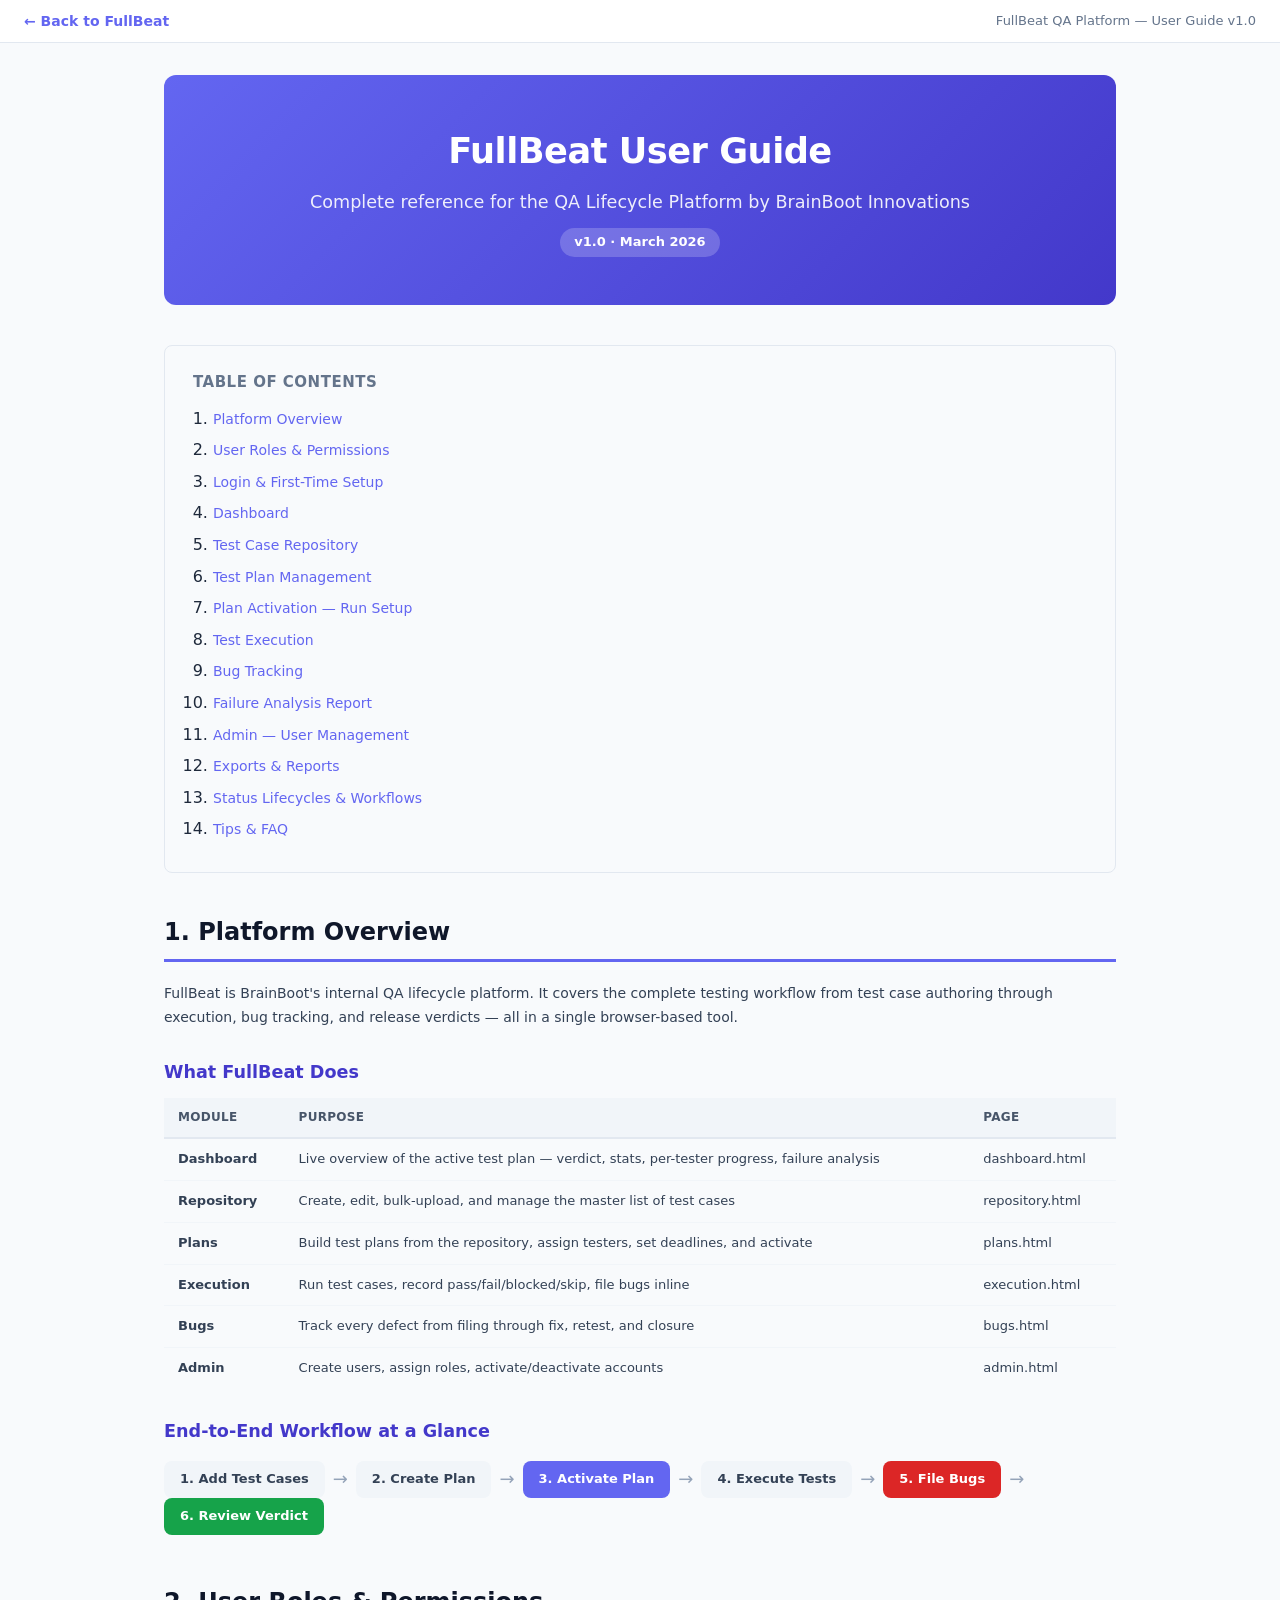
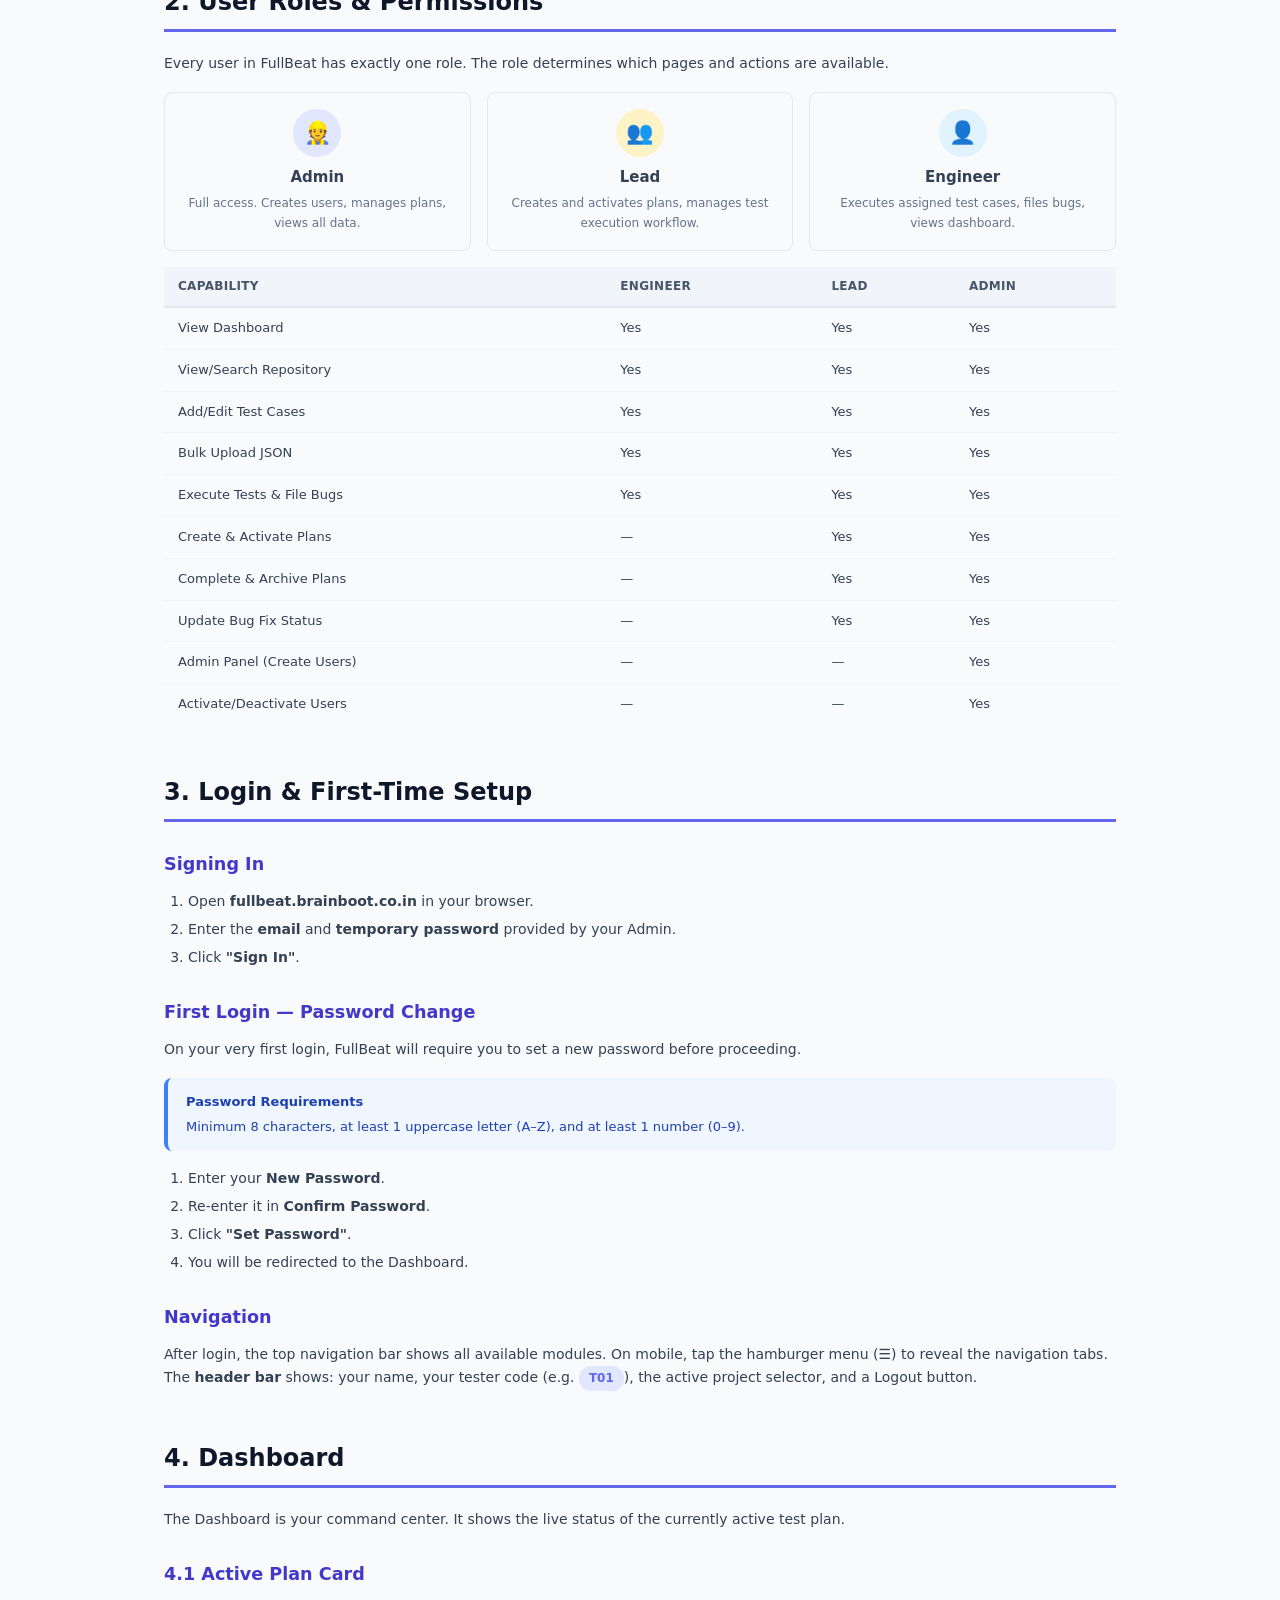
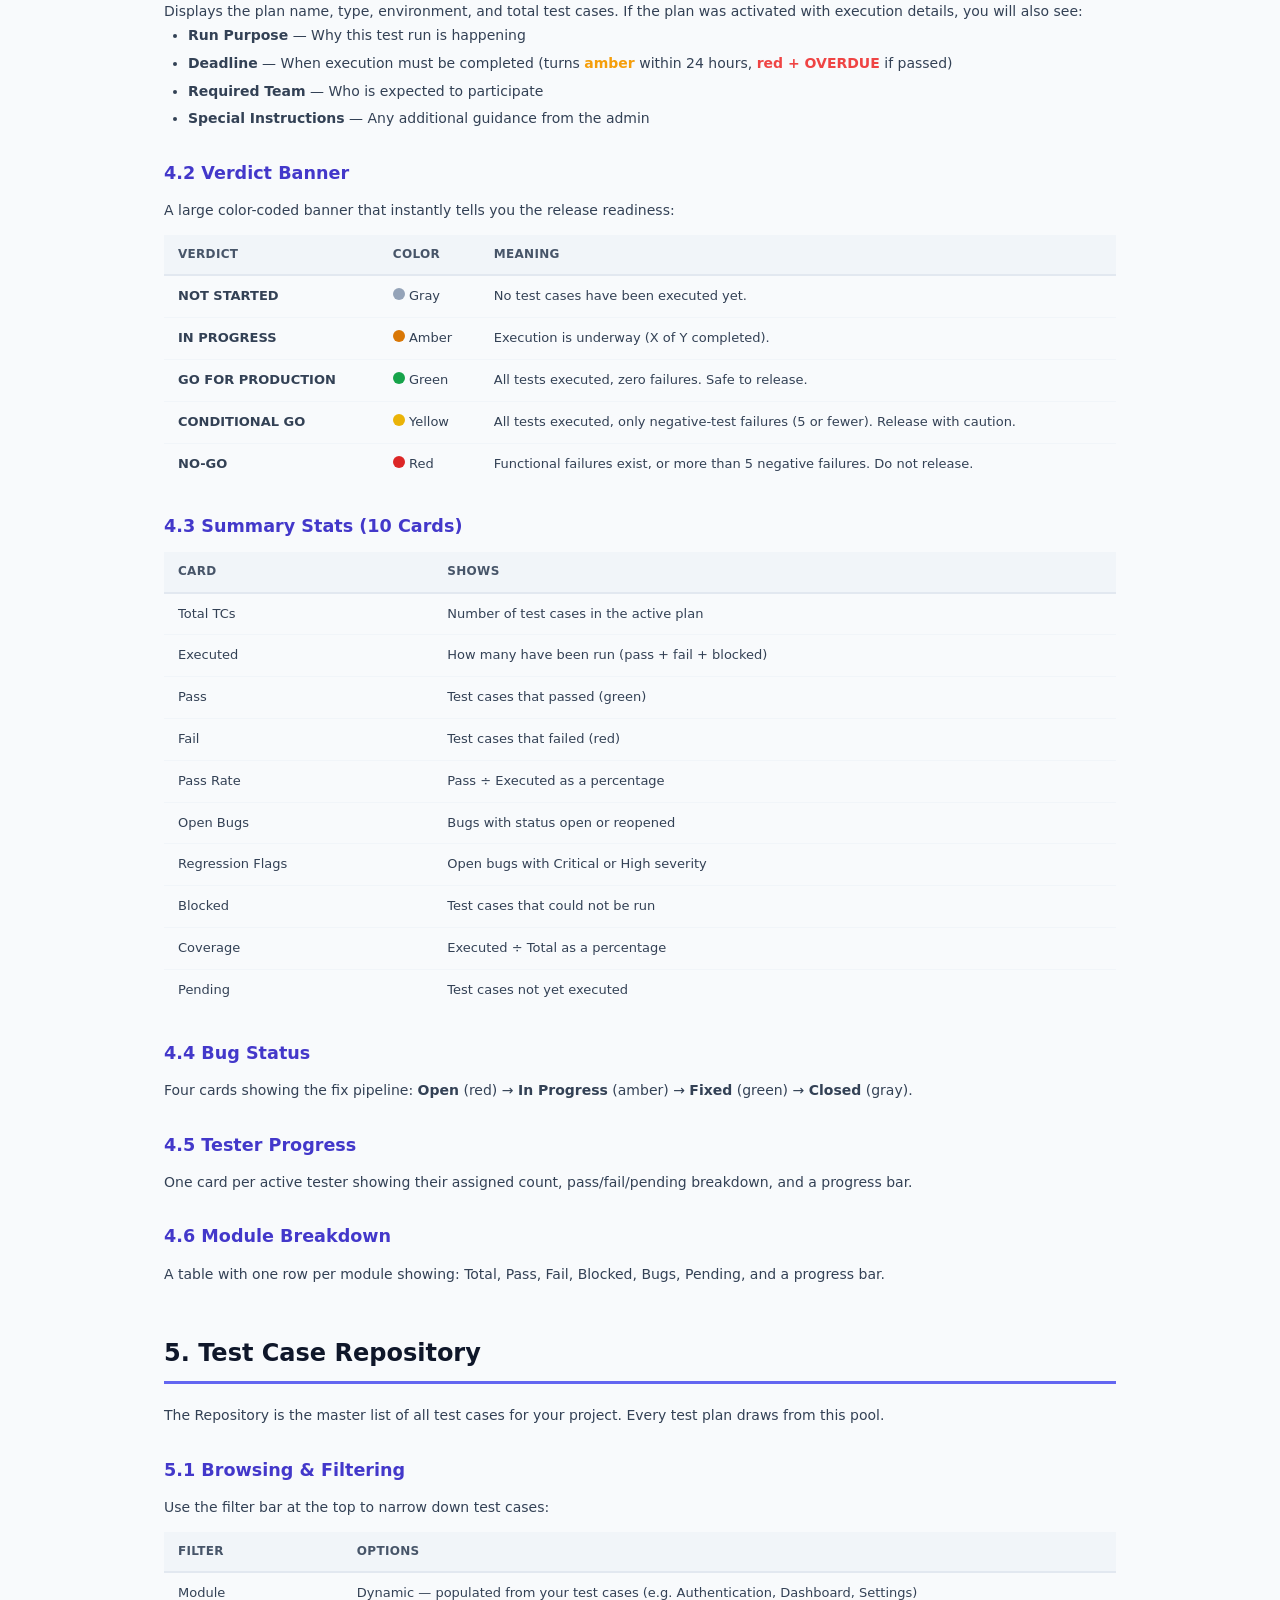
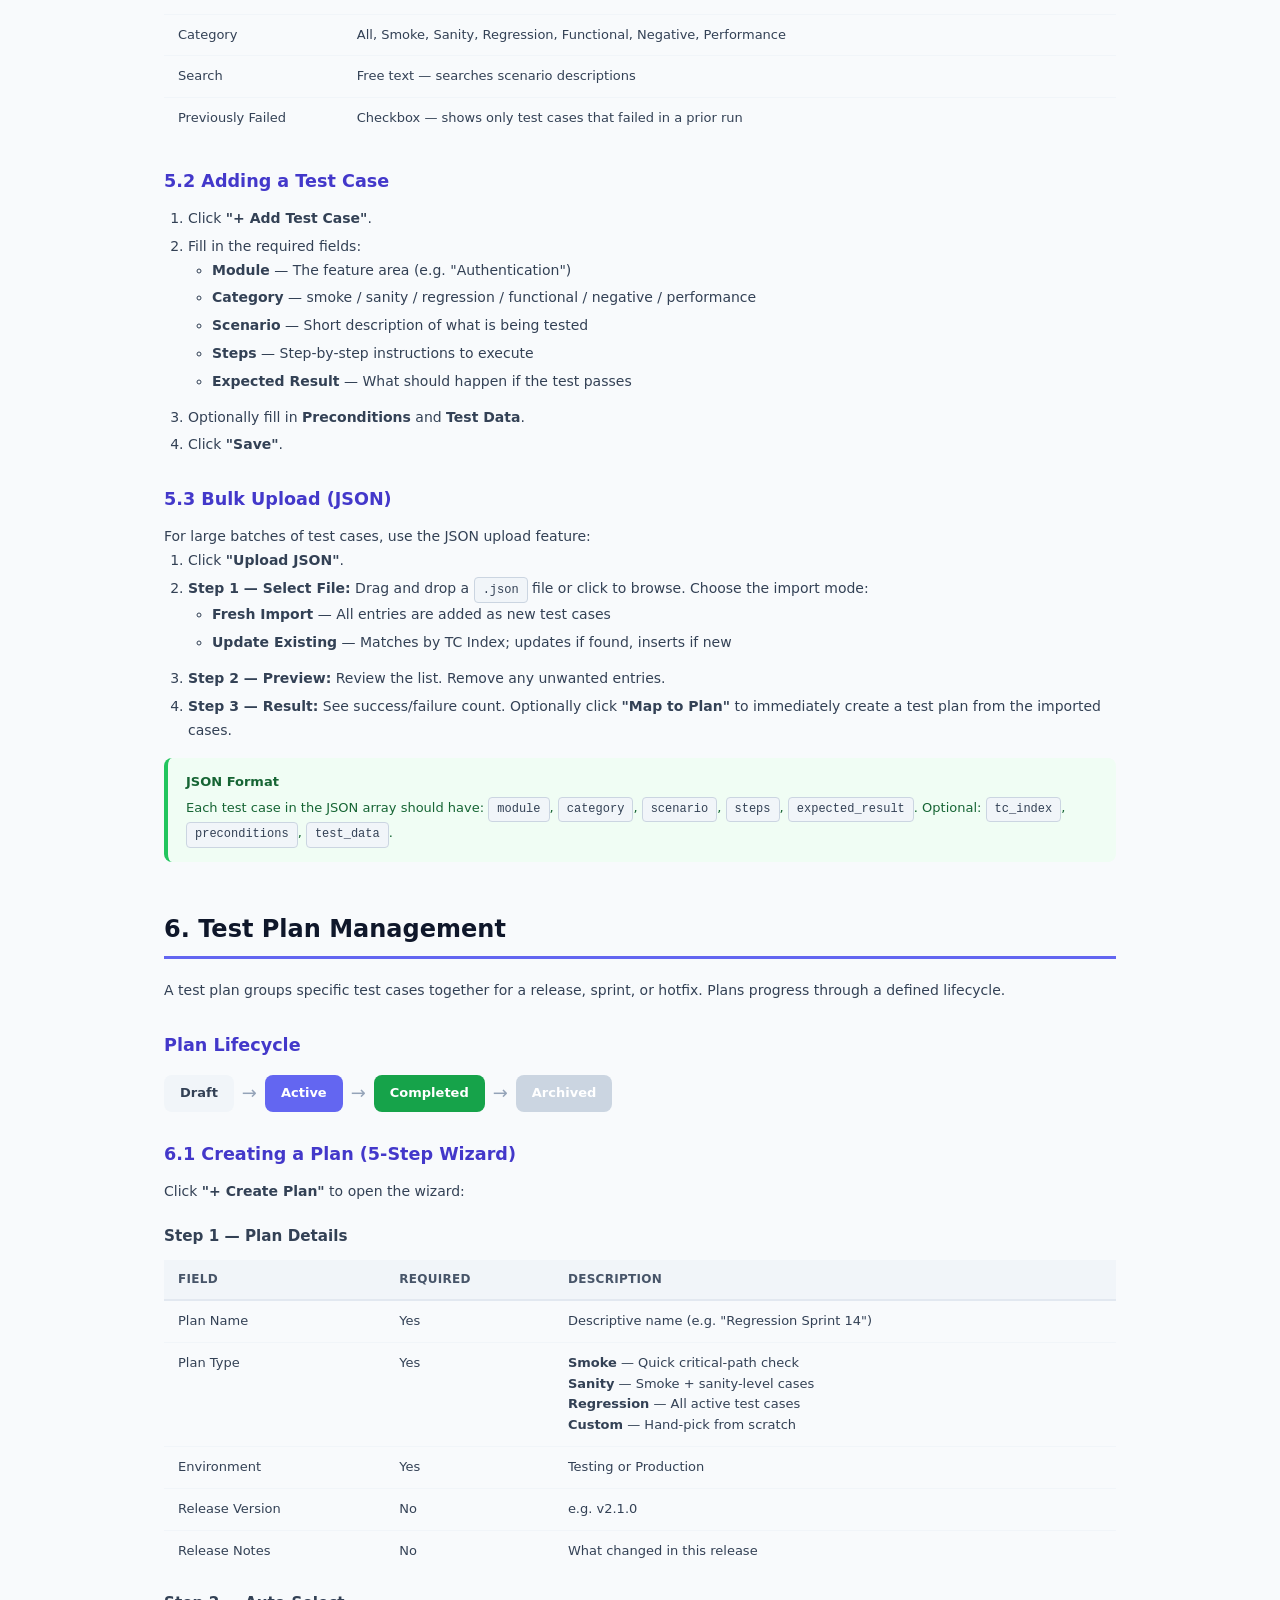
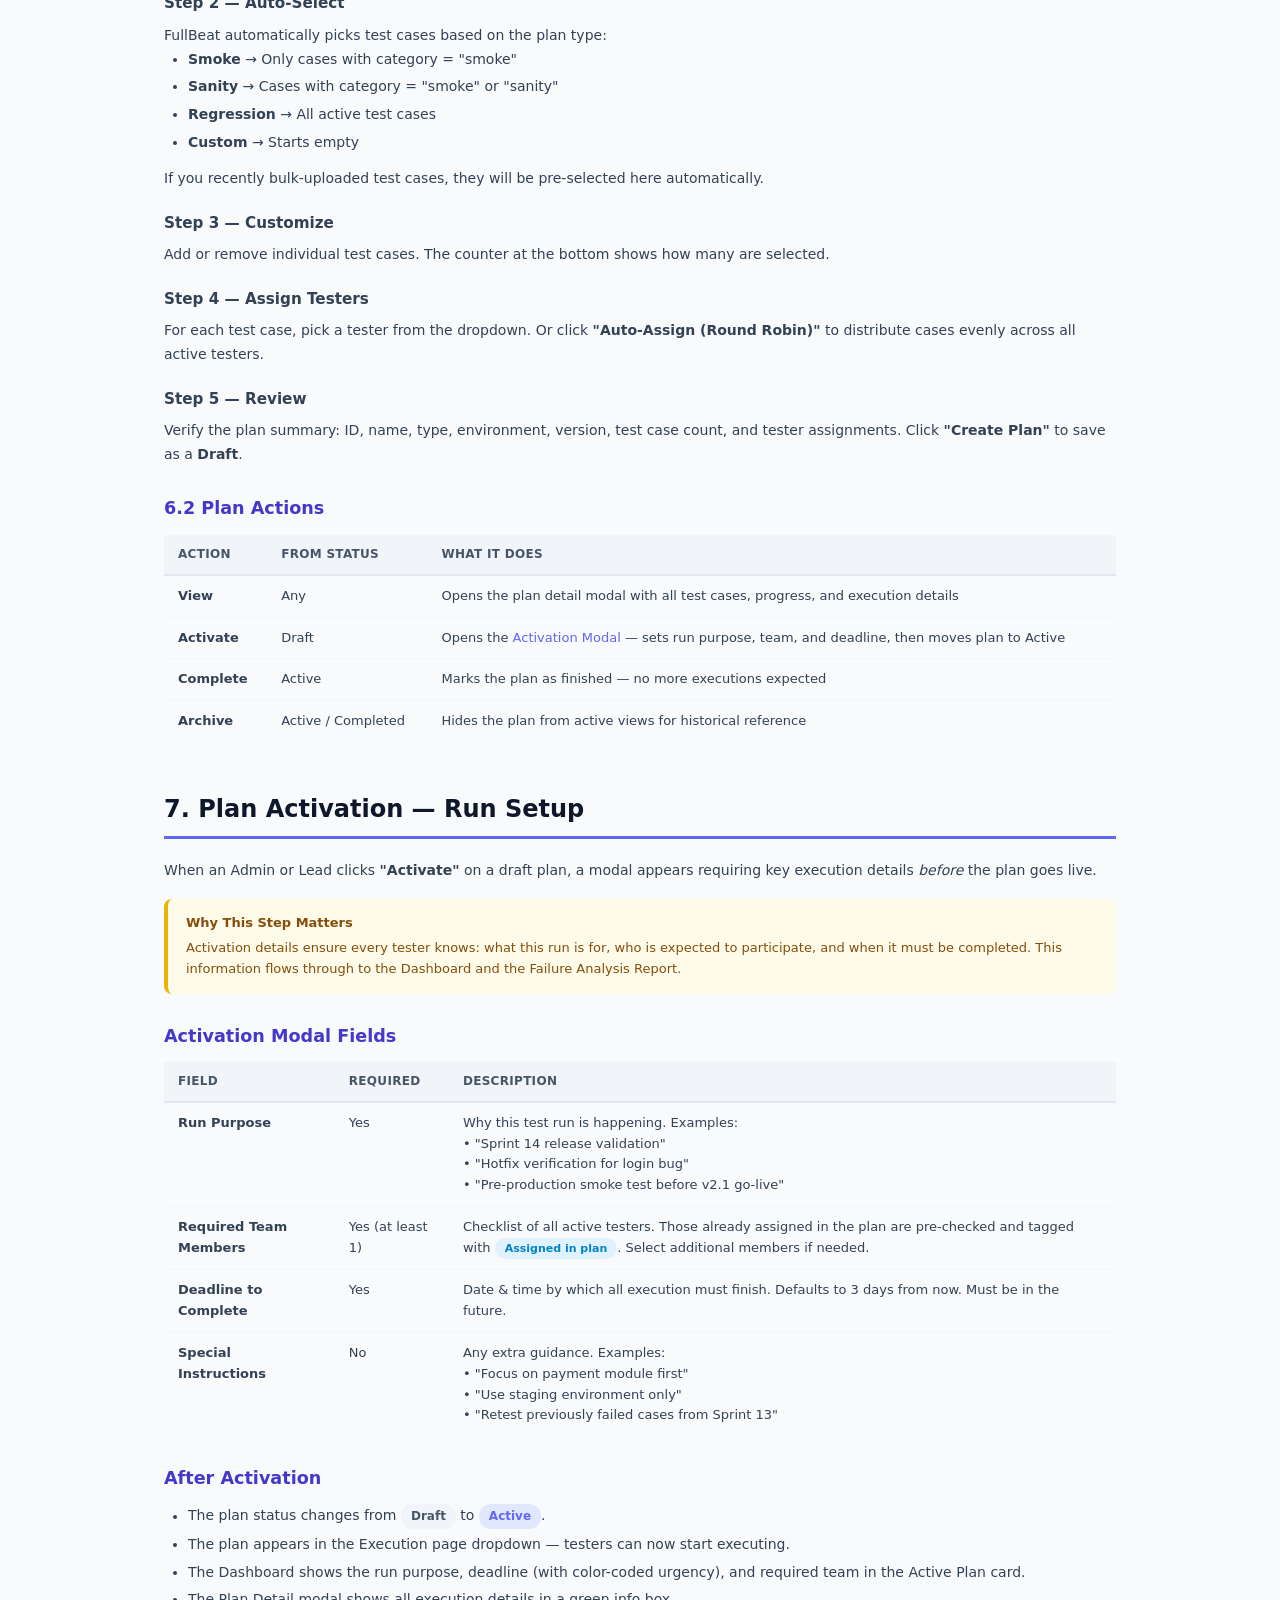
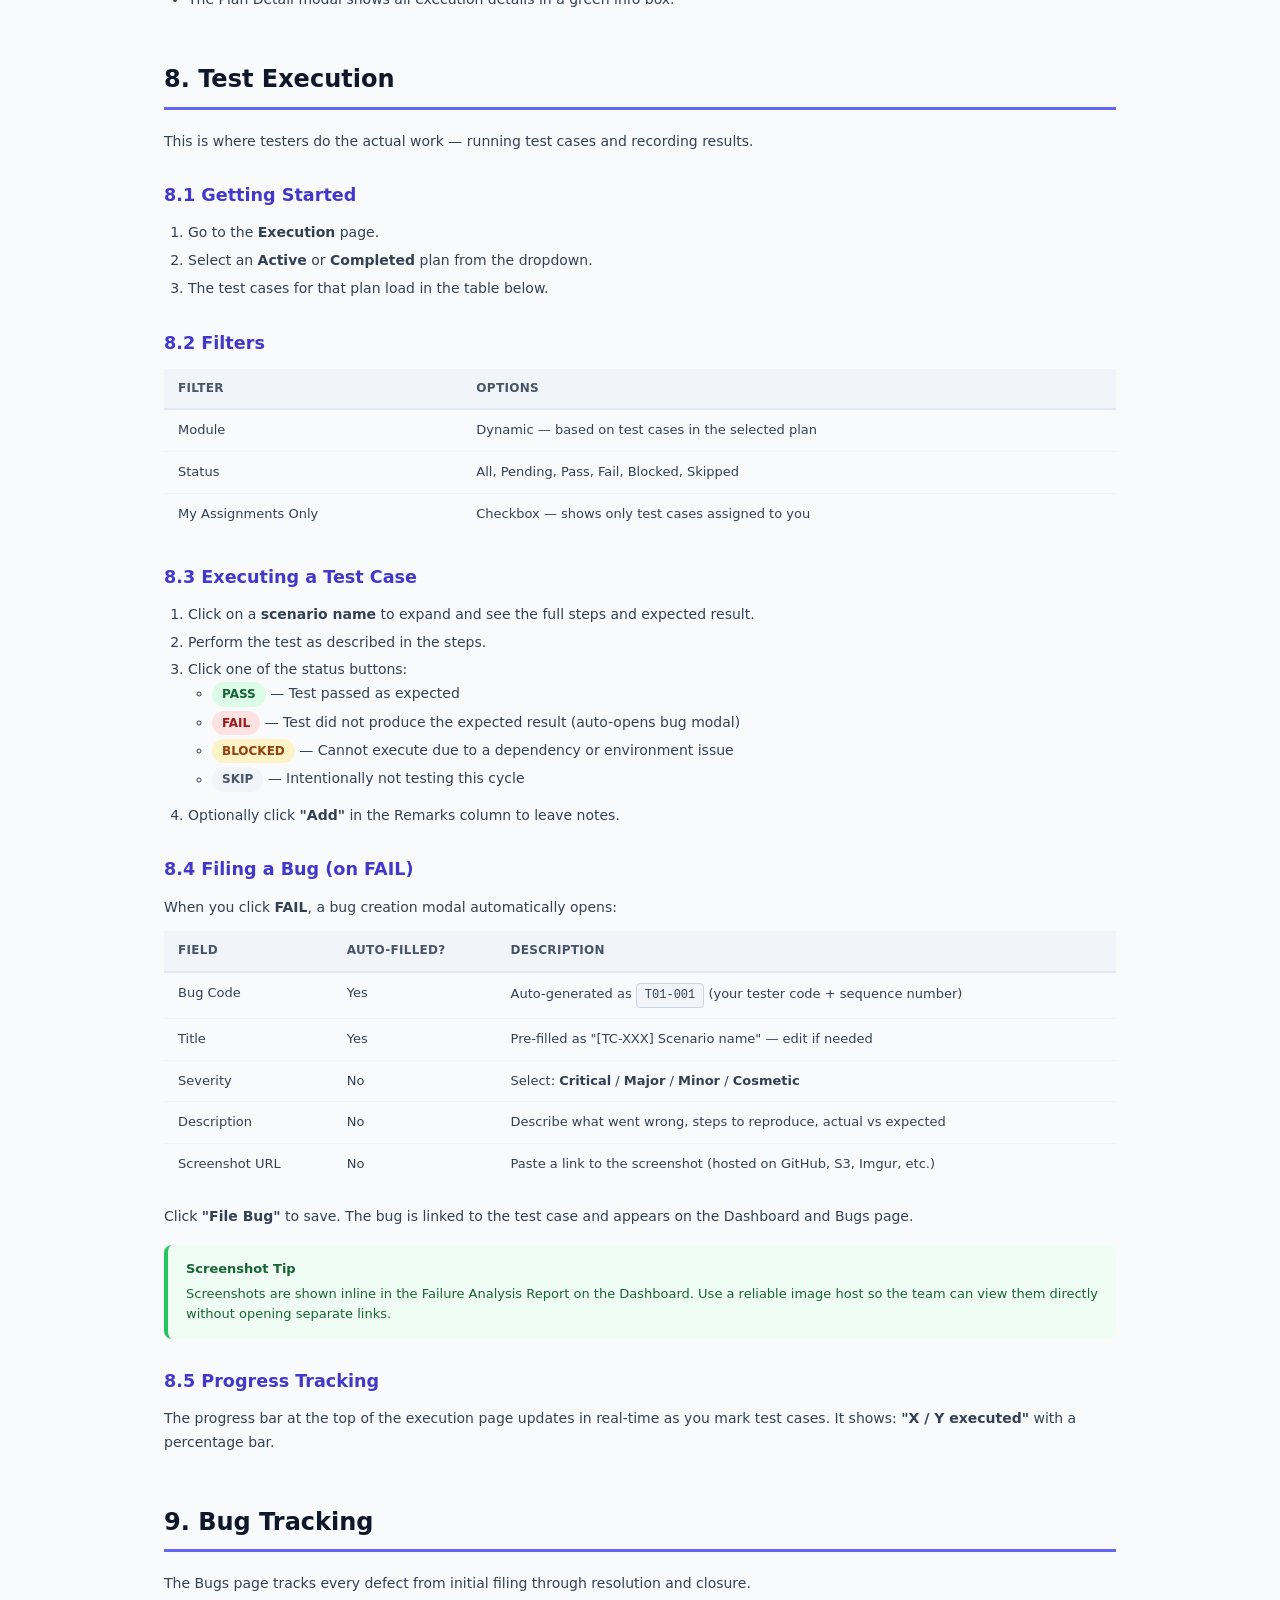
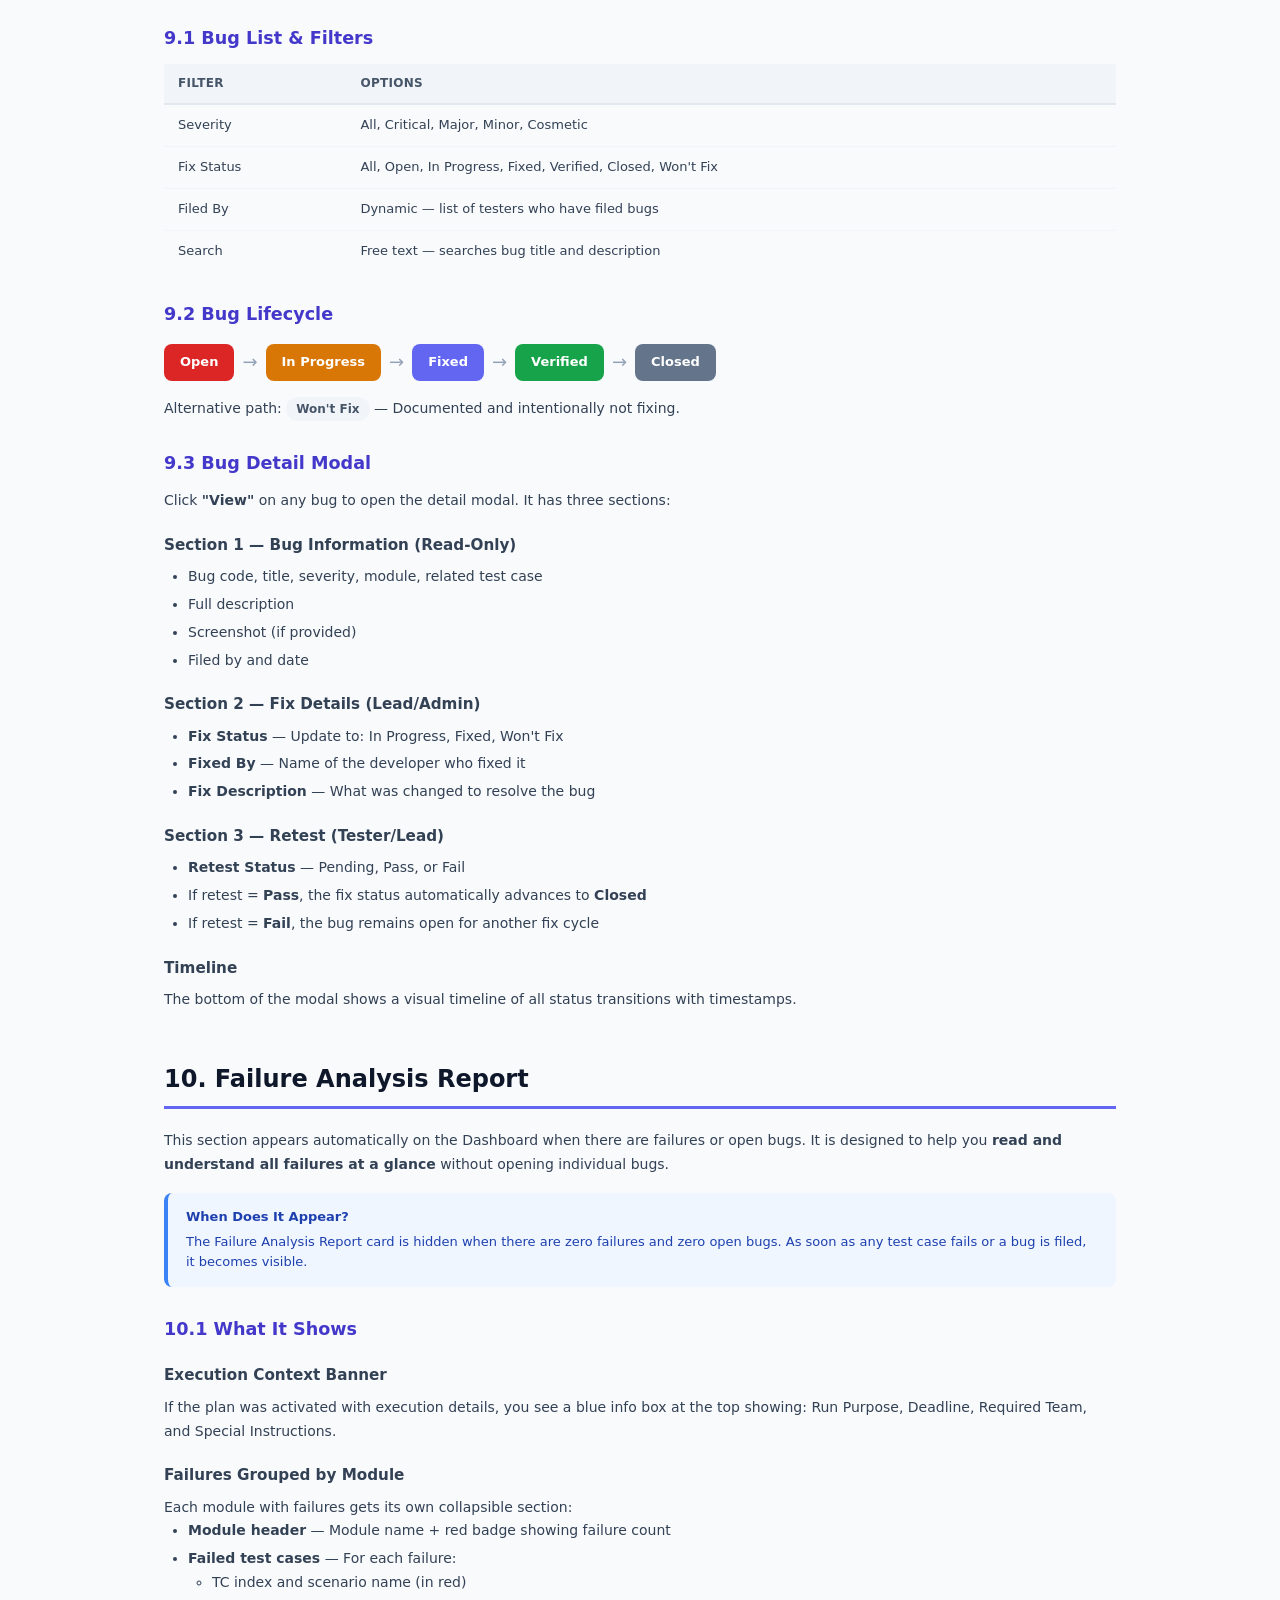
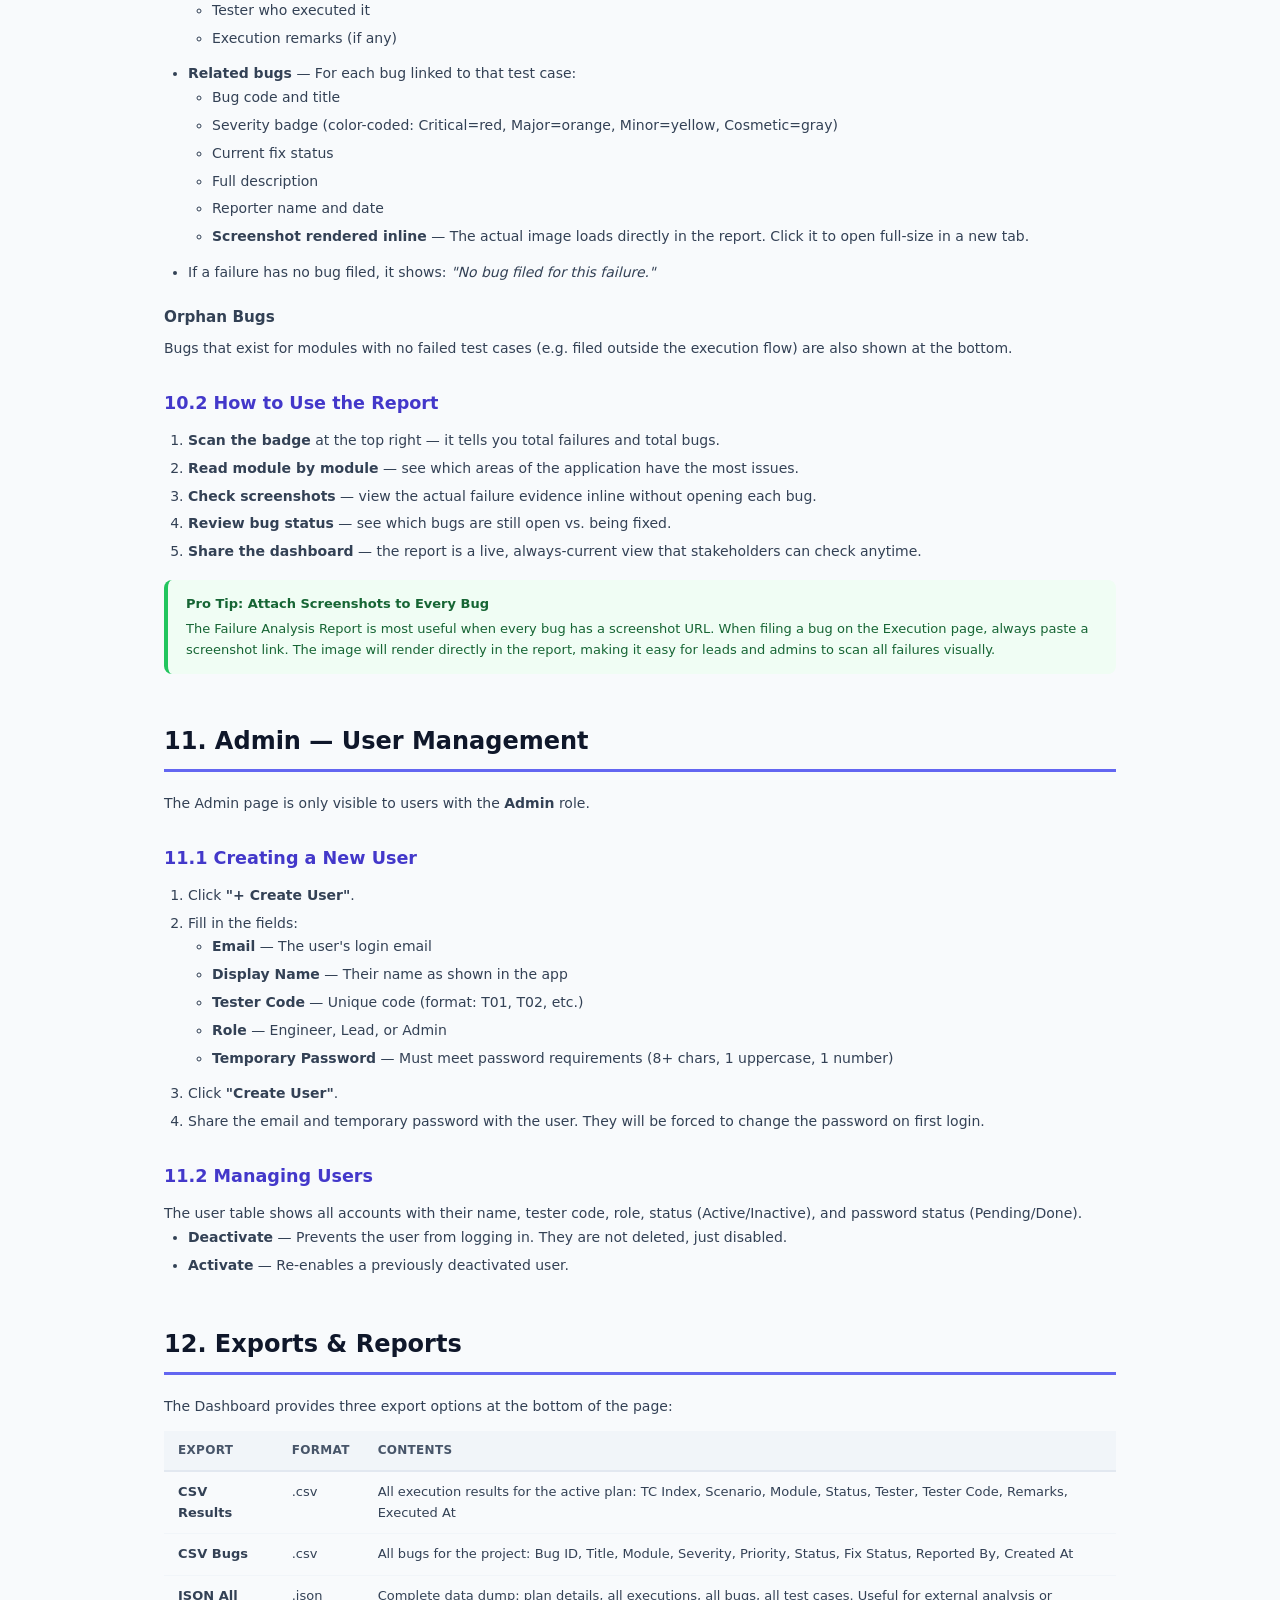
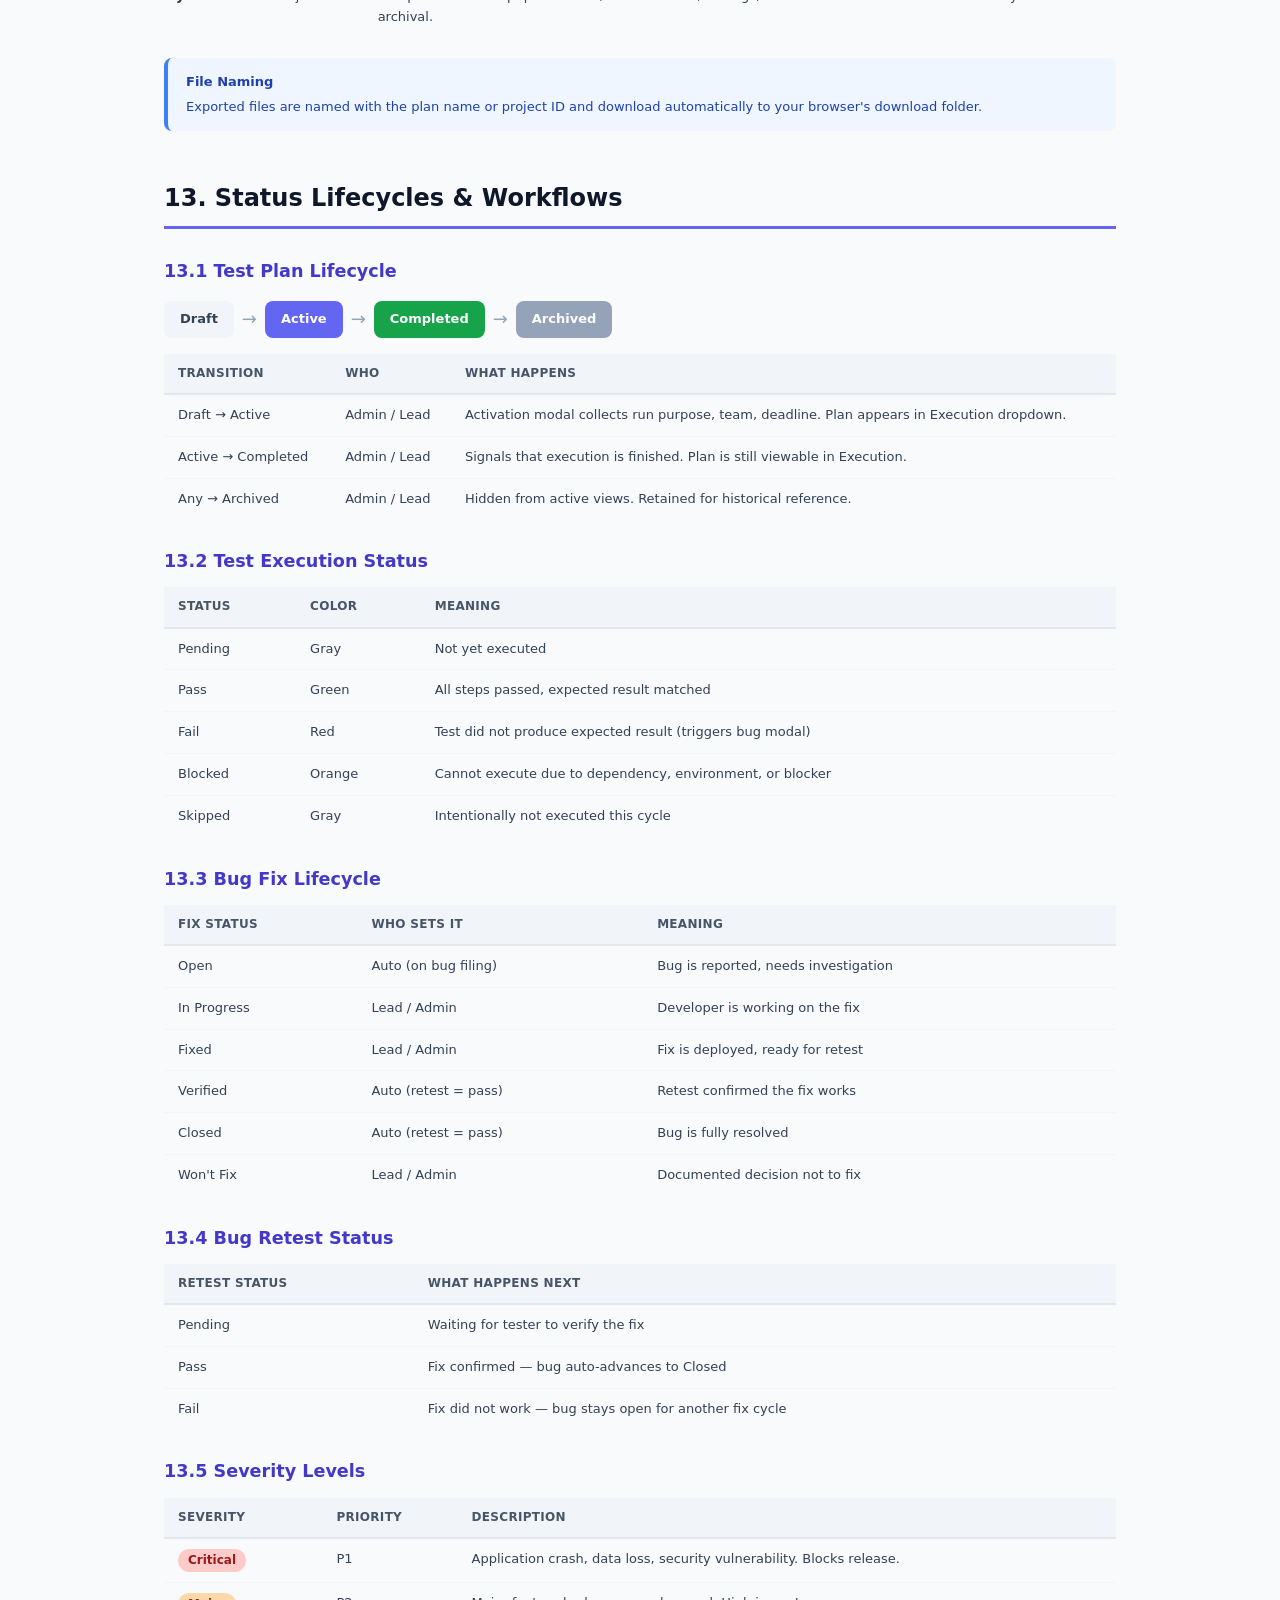
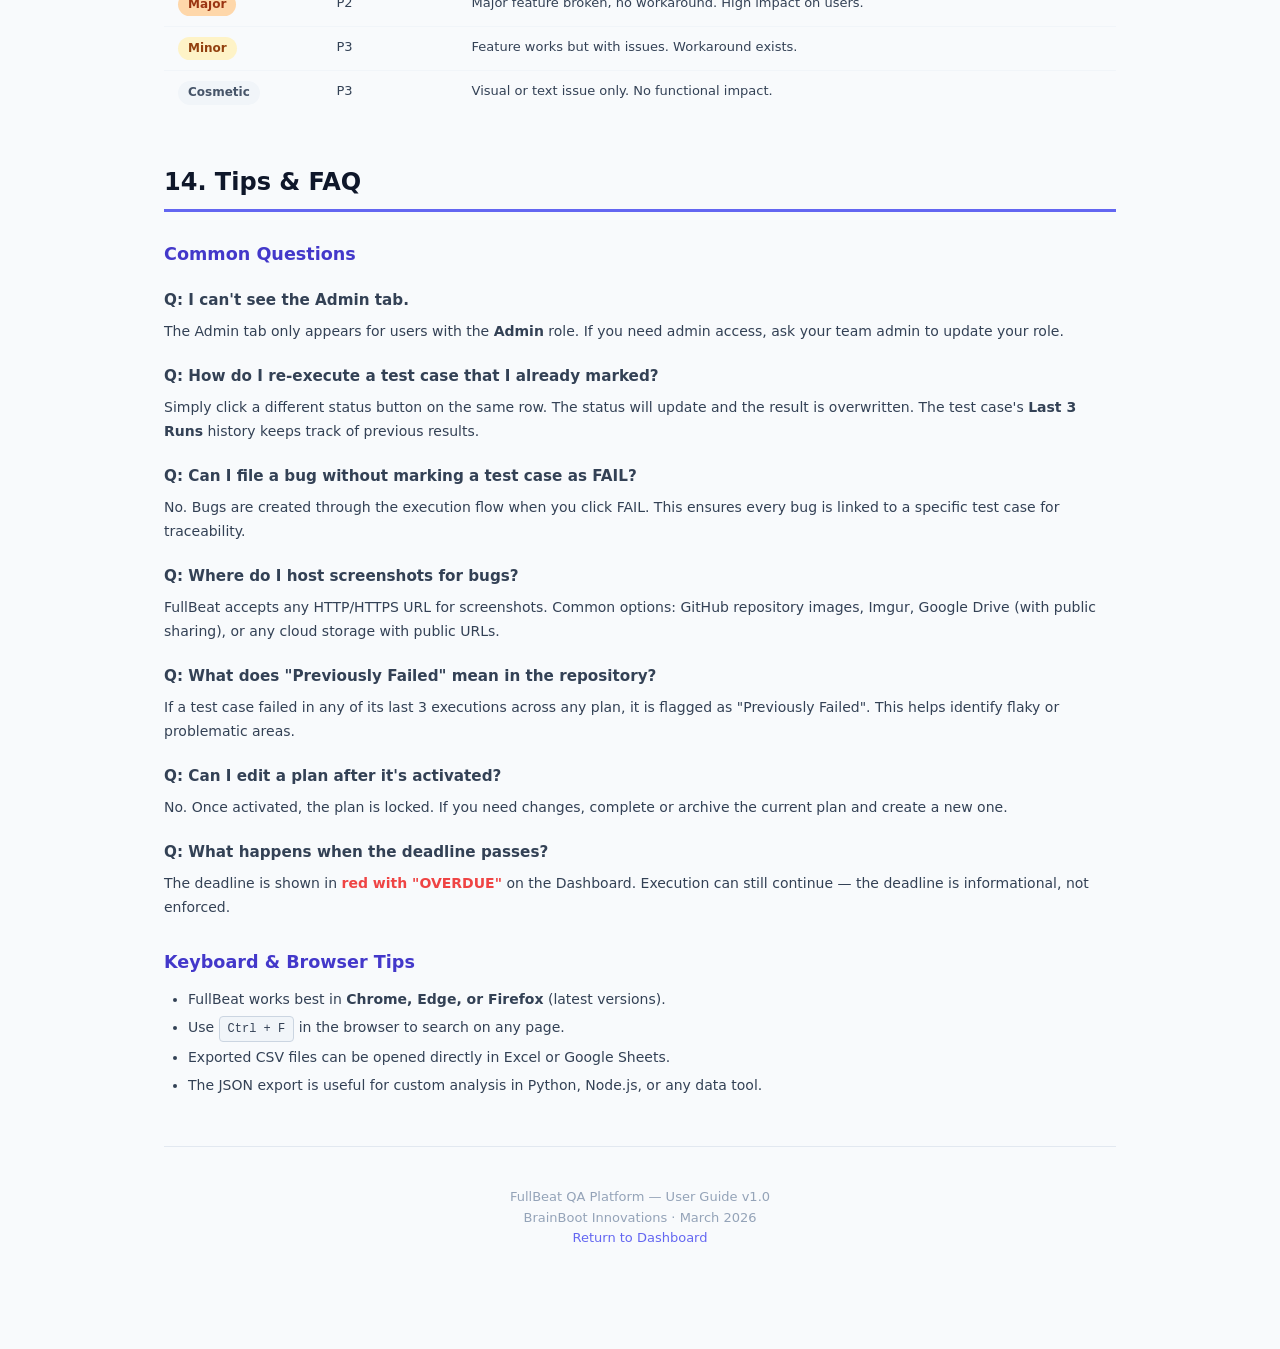
<file: guide.html>
<!DOCTYPE html>
<html lang="en">
<head>
    <meta charset="UTF-8">
    <meta name="viewport" content="width=device-width, initial-scale=1.0">
    <link rel="icon" type="image/png" href="assets/img/brainboot-logo.png">
    <title>FullBeat — User Guide</title>
    <link rel="stylesheet" href="css/styles.css?v=20260707b">
    <style>
        /* Guide-specific styles */
        .guide-container {
            max-width: 1000px;
            margin: 0 auto;
            padding: 32px 24px 80px;
        }
        .guide-hero {
            text-align: center;
            padding: 48px 24px;
            background: linear-gradient(135deg, #6366f1 0%, #4338ca 100%);
            color: #fff;
            border-radius: 12px;
            margin-bottom: 40px;
        }
        .guide-hero h1 {
            font-size: 2.2rem;
            margin-bottom: 8px;
            letter-spacing: -0.5px;
        }
        .guide-hero p {
            font-size: 1.1rem;
            opacity: 0.9;
            margin-bottom: 0;
        }
        .guide-hero .version-tag {
            display: inline-block;
            margin-top: 12px;
            padding: 4px 14px;
            background: rgba(255,255,255,0.2);
            border-radius: 20px;
            font-size: 13px;
            font-weight: 600;
        }
        .guide-toc {
            background: var(--gray-50);
            border: 1px solid var(--gray-200);
            border-radius: var(--radius);
            padding: 24px 28px;
            margin-bottom: 40px;
        }
        .guide-toc h3 {
            margin-bottom: 12px;
            font-size: 15px;
            text-transform: uppercase;
            letter-spacing: 0.5px;
            color: var(--gray-500);
        }
        .guide-toc ol {
            margin: 0;
            padding-left: 20px;
        }
        .guide-toc li {
            margin-bottom: 6px;
        }
        .guide-toc a {
            color: var(--primary);
            text-decoration: none;
            font-weight: 500;
            font-size: 14px;
        }
        .guide-toc a:hover {
            text-decoration: underline;
        }
        .guide-section {
            margin-bottom: 48px;
        }
        .guide-section h2 {
            font-size: 1.5rem;
            color: var(--gray-900);
            border-bottom: 3px solid var(--primary);
            padding-bottom: 8px;
            margin-bottom: 20px;
        }
        .guide-section h3 {
            font-size: 1.1rem;
            color: var(--primary-dark);
            margin-top: 28px;
            margin-bottom: 12px;
        }
        .guide-section h4 {
            font-size: 0.95rem;
            color: var(--gray-700);
            margin-top: 20px;
            margin-bottom: 8px;
        }
        .guide-section p, .guide-section li {
            font-size: 14px;
            line-height: 1.7;
            color: var(--gray-700);
        }
        .guide-section ul, .guide-section ol {
            padding-left: 24px;
            margin-bottom: 12px;
        }
        .guide-section li {
            margin-bottom: 4px;
        }
        .guide-callout {
            padding: 14px 18px;
            border-radius: var(--radius);
            margin: 16px 0;
            font-size: 13px;
            line-height: 1.6;
        }
        .guide-callout strong {
            display: block;
            margin-bottom: 4px;
        }
        .callout-info {
            background: #eff6ff;
            border-left: 4px solid #3b82f6;
            color: #1e40af;
        }
        .callout-tip {
            background: #f0fdf4;
            border-left: 4px solid #22c55e;
            color: #166534;
        }
        .callout-warn {
            background: #fefce8;
            border-left: 4px solid #eab308;
            color: #854d0e;
        }
        .callout-danger {
            background: #fef2f2;
            border-left: 4px solid #ef4444;
            color: #991b1b;
        }
        .guide-flow {
            display: flex;
            align-items: center;
            gap: 0;
            flex-wrap: wrap;
            margin: 16px 0;
            font-size: 13px;
        }
        .guide-flow .flow-step {
            padding: 8px 16px;
            background: var(--gray-100);
            border-radius: var(--radius);
            font-weight: 600;
            color: var(--gray-700);
            white-space: nowrap;
        }
        .guide-flow .flow-step.flow-active {
            background: var(--primary);
            color: #fff;
        }
        .guide-flow .flow-step.flow-success {
            background: var(--success);
            color: #fff;
        }
        .guide-flow .flow-step.flow-danger {
            background: var(--danger);
            color: #fff;
        }
        .guide-flow .flow-step.flow-warning {
            background: var(--warning);
            color: #fff;
        }
        .guide-flow .flow-arrow {
            padding: 0 8px;
            color: var(--gray-400);
            font-size: 18px;
        }
        .guide-table {
            width: 100%;
            border-collapse: collapse;
            margin: 12px 0 20px;
            font-size: 13px;
        }
        .guide-table th {
            background: var(--gray-100);
            padding: 10px 14px;
            text-align: left;
            font-weight: 600;
            color: var(--gray-600);
            font-size: 12px;
            text-transform: uppercase;
            letter-spacing: 0.3px;
            border-bottom: 2px solid var(--gray-200);
        }
        .guide-table td {
            padding: 10px 14px;
            border-bottom: 1px solid var(--gray-100);
            color: var(--gray-700);
            vertical-align: top;
        }
        .guide-table tr:hover td {
            background: var(--gray-50);
        }
        .guide-kbd {
            display: inline-block;
            padding: 2px 8px;
            background: var(--gray-100);
            border: 1px solid var(--gray-300);
            border-radius: 4px;
            font-family: var(--font-mono);
            font-size: 12px;
            color: var(--gray-700);
        }
        .guide-badge {
            display: inline-block;
            padding: 2px 10px;
            border-radius: 12px;
            font-size: 12px;
            font-weight: 600;
            vertical-align: middle;
        }
        .guide-screenshot-placeholder {
            background: var(--gray-100);
            border: 2px dashed var(--gray-300);
            border-radius: var(--radius);
            padding: 40px;
            text-align: center;
            color: var(--gray-400);
            font-size: 13px;
            margin: 12px 0;
        }
        .role-grid {
            display: grid;
            grid-template-columns: repeat(3, 1fr);
            gap: 16px;
            margin: 16px 0;
        }
        .role-card {
            border: 1px solid var(--gray-200);
            border-radius: var(--radius);
            padding: 16px;
            text-align: center;
        }
        .role-card h4 {
            margin: 8px 0 4px;
            font-size: 15px;
        }
        .role-card p {
            font-size: 12px;
            color: var(--gray-500);
            margin: 0;
        }
        .role-icon {
            width: 48px;
            height: 48px;
            border-radius: 50%;
            display: flex;
            align-items: center;
            justify-content: center;
            margin: 0 auto;
            font-size: 22px;
        }
        .status-legend {
            display: flex;
            flex-wrap: wrap;
            gap: 8px;
            margin: 8px 0;
        }
        .status-legend .legend-item {
            display: flex;
            align-items: center;
            gap: 6px;
            font-size: 13px;
            color: var(--gray-600);
        }
        .legend-dot {
            width: 12px;
            height: 12px;
            border-radius: 50%;
            display: inline-block;
        }
        .guide-nav-strip {
            position: sticky;
            top: 0;
            z-index: 10;
            background: #fff;
            border-bottom: 1px solid var(--gray-200);
            padding: 10px 24px;
            display: flex;
            align-items: center;
            justify-content: space-between;
        }
        .guide-nav-strip a {
            color: var(--primary);
            text-decoration: none;
            font-size: 14px;
            font-weight: 600;
        }
        .guide-nav-strip span {
            color: var(--gray-500);
            font-size: 13px;
        }
        @media (max-width: 768px) {
            .role-grid { grid-template-columns: 1fr; }
            .guide-flow { gap: 4px; }
            .guide-hero h1 { font-size: 1.5rem; }
        }
        @media print {
            .guide-nav-strip { display: none; }
            .guide-hero { break-after: page; }
            .guide-section { break-inside: avoid; }
        }
    </style>
</head>
<body>

    <!-- Sticky top bar -->
    <div class="guide-nav-strip">
        <a href="dashboard.html">&larr; Back to FullBeat</a>
        <span>FullBeat QA Platform &mdash; User Guide v1.0</span>
    </div>

    <div class="guide-container">

        <!-- ============================================================ -->
        <!-- HERO -->
        <!-- ============================================================ -->
        <div class="guide-hero">
            <h1>FullBeat User Guide</h1>
            <p>Complete reference for the QA Lifecycle Platform by BrainBoot Innovations</p>
            <div class="version-tag">v1.0 &middot; March 2026</div>
        </div>

        <!-- ============================================================ -->
        <!-- TABLE OF CONTENTS -->
        <!-- ============================================================ -->
        <div class="guide-toc">
            <h3>Table of Contents</h3>
            <ol>
                <li><a href="#overview">Platform Overview</a></li>
                <li><a href="#roles">User Roles &amp; Permissions</a></li>
                <li><a href="#login">Login &amp; First-Time Setup</a></li>
                <li><a href="#dashboard">Dashboard</a></li>
                <li><a href="#repository">Test Case Repository</a></li>
                <li><a href="#plans">Test Plan Management</a></li>
                <li><a href="#activation">Plan Activation &mdash; Run Setup</a></li>
                <li><a href="#execution">Test Execution</a></li>
                <li><a href="#bugs">Bug Tracking</a></li>
                <li><a href="#failure-analysis">Failure Analysis Report</a></li>
                <li><a href="#admin">Admin &mdash; User Management</a></li>
                <li><a href="#exports">Exports &amp; Reports</a></li>
                <li><a href="#lifecycle">Status Lifecycles &amp; Workflows</a></li>
                <li><a href="#faq">Tips &amp; FAQ</a></li>
            </ol>
        </div>

        <!-- ============================================================ -->
        <!-- 1. OVERVIEW -->
        <!-- ============================================================ -->
        <div class="guide-section" id="overview">
            <h2>1. Platform Overview</h2>
            <p>FullBeat is BrainBoot's internal QA lifecycle platform. It covers the complete testing workflow from test case authoring through execution, bug tracking, and release verdicts &mdash; all in a single browser-based tool.</p>

            <h3>What FullBeat Does</h3>
            <table class="guide-table">
                <thead>
                    <tr><th>Module</th><th>Purpose</th><th>Page</th></tr>
                </thead>
                <tbody>
                    <tr><td><strong>Dashboard</strong></td><td>Live overview of the active test plan &mdash; verdict, stats, per-tester progress, failure analysis</td><td>dashboard.html</td></tr>
                    <tr><td><strong>Repository</strong></td><td>Create, edit, bulk-upload, and manage the master list of test cases</td><td>repository.html</td></tr>
                    <tr><td><strong>Plans</strong></td><td>Build test plans from the repository, assign testers, set deadlines, and activate</td><td>plans.html</td></tr>
                    <tr><td><strong>Execution</strong></td><td>Run test cases, record pass/fail/blocked/skip, file bugs inline</td><td>execution.html</td></tr>
                    <tr><td><strong>Bugs</strong></td><td>Track every defect from filing through fix, retest, and closure</td><td>bugs.html</td></tr>
                    <tr><td><strong>Admin</strong></td><td>Create users, assign roles, activate/deactivate accounts</td><td>admin.html</td></tr>
                </tbody>
            </table>

            <h3>End-to-End Workflow at a Glance</h3>
            <div class="guide-flow">
                <div class="flow-step">1. Add Test Cases</div>
                <div class="flow-arrow">&rarr;</div>
                <div class="flow-step">2. Create Plan</div>
                <div class="flow-arrow">&rarr;</div>
                <div class="flow-step flow-active">3. Activate Plan</div>
                <div class="flow-arrow">&rarr;</div>
                <div class="flow-step">4. Execute Tests</div>
                <div class="flow-arrow">&rarr;</div>
                <div class="flow-step flow-danger">5. File Bugs</div>
                <div class="flow-arrow">&rarr;</div>
                <div class="flow-step flow-success">6. Review Verdict</div>
            </div>
        </div>

        <!-- ============================================================ -->
        <!-- 2. ROLES -->
        <!-- ============================================================ -->
        <div class="guide-section" id="roles">
            <h2>2. User Roles &amp; Permissions</h2>
            <p>Every user in FullBeat has exactly one role. The role determines which pages and actions are available.</p>

            <div class="role-grid">
                <div class="role-card">
                    <div class="role-icon" style="background:#e0e7ff;color:#6366f1;">&#128119;</div>
                    <h4>Admin</h4>
                    <p>Full access. Creates users, manages plans, views all data.</p>
                </div>
                <div class="role-card">
                    <div class="role-icon" style="background:#fef3c7;color:#d97706;">&#128101;</div>
                    <h4>Lead</h4>
                    <p>Creates and activates plans, manages test execution workflow.</p>
                </div>
                <div class="role-card">
                    <div class="role-icon" style="background:#e0f2fe;color:#0284c7;">&#128100;</div>
                    <h4>Engineer</h4>
                    <p>Executes assigned test cases, files bugs, views dashboard.</p>
                </div>
            </div>

            <table class="guide-table">
                <thead>
                    <tr><th>Capability</th><th>Engineer</th><th>Lead</th><th>Admin</th></tr>
                </thead>
                <tbody>
                    <tr><td>View Dashboard</td><td>Yes</td><td>Yes</td><td>Yes</td></tr>
                    <tr><td>View/Search Repository</td><td>Yes</td><td>Yes</td><td>Yes</td></tr>
                    <tr><td>Add/Edit Test Cases</td><td>Yes</td><td>Yes</td><td>Yes</td></tr>
                    <tr><td>Bulk Upload JSON</td><td>Yes</td><td>Yes</td><td>Yes</td></tr>
                    <tr><td>Execute Tests &amp; File Bugs</td><td>Yes</td><td>Yes</td><td>Yes</td></tr>
                    <tr><td>Create &amp; Activate Plans</td><td>&mdash;</td><td>Yes</td><td>Yes</td></tr>
                    <tr><td>Complete &amp; Archive Plans</td><td>&mdash;</td><td>Yes</td><td>Yes</td></tr>
                    <tr><td>Update Bug Fix Status</td><td>&mdash;</td><td>Yes</td><td>Yes</td></tr>
                    <tr><td>Admin Panel (Create Users)</td><td>&mdash;</td><td>&mdash;</td><td>Yes</td></tr>
                    <tr><td>Activate/Deactivate Users</td><td>&mdash;</td><td>&mdash;</td><td>Yes</td></tr>
                </tbody>
            </table>
        </div>

        <!-- ============================================================ -->
        <!-- 3. LOGIN -->
        <!-- ============================================================ -->
        <div class="guide-section" id="login">
            <h2>3. Login &amp; First-Time Setup</h2>

            <h3>Signing In</h3>
            <ol>
                <li>Open <strong>fullbeat.brainboot.co.in</strong> in your browser.</li>
                <li>Enter the <strong>email</strong> and <strong>temporary password</strong> provided by your Admin.</li>
                <li>Click <strong>"Sign In"</strong>.</li>
            </ol>

            <h3>First Login &mdash; Password Change</h3>
            <p>On your very first login, FullBeat will require you to set a new password before proceeding.</p>
            <div class="guide-callout callout-info">
                <strong>Password Requirements</strong>
                Minimum 8 characters, at least 1 uppercase letter (A&ndash;Z), and at least 1 number (0&ndash;9).
            </div>
            <ol>
                <li>Enter your <strong>New Password</strong>.</li>
                <li>Re-enter it in <strong>Confirm Password</strong>.</li>
                <li>Click <strong>"Set Password"</strong>.</li>
                <li>You will be redirected to the Dashboard.</li>
            </ol>

            <h3>Navigation</h3>
            <p>After login, the top navigation bar shows all available modules. On mobile, tap the hamburger menu (<strong>&#9776;</strong>) to reveal the navigation tabs.</p>
            <p>The <strong>header bar</strong> shows: your name, your tester code (e.g. <span class="guide-badge" style="background:#e0e7ff;color:#6366f1;">T01</span>), the active project selector, and a Logout button.</p>
        </div>

        <!-- ============================================================ -->
        <!-- 4. DASHBOARD -->
        <!-- ============================================================ -->
        <div class="guide-section" id="dashboard">
            <h2>4. Dashboard</h2>
            <p>The Dashboard is your command center. It shows the live status of the currently active test plan.</p>

            <h3>4.1 Active Plan Card</h3>
            <p>Displays the plan name, type, environment, and total test cases. If the plan was activated with execution details, you will also see:</p>
            <ul>
                <li><strong>Run Purpose</strong> &mdash; Why this test run is happening</li>
                <li><strong>Deadline</strong> &mdash; When execution must be completed (turns <span style="color:#f59e0b;font-weight:600;">amber</span> within 24 hours, <span style="color:#ef4444;font-weight:600;">red + OVERDUE</span> if passed)</li>
                <li><strong>Required Team</strong> &mdash; Who is expected to participate</li>
                <li><strong>Special Instructions</strong> &mdash; Any additional guidance from the admin</li>
            </ul>

            <h3>4.2 Verdict Banner</h3>
            <p>A large color-coded banner that instantly tells you the release readiness:</p>
            <table class="guide-table">
                <thead><tr><th>Verdict</th><th>Color</th><th>Meaning</th></tr></thead>
                <tbody>
                    <tr><td><strong>NOT STARTED</strong></td><td><span class="legend-dot" style="background:var(--gray-400);"></span> Gray</td><td>No test cases have been executed yet.</td></tr>
                    <tr><td><strong>IN PROGRESS</strong></td><td><span class="legend-dot" style="background:var(--warning);"></span> Amber</td><td>Execution is underway (X of Y completed).</td></tr>
                    <tr><td><strong>GO FOR PRODUCTION</strong></td><td><span class="legend-dot" style="background:var(--success);"></span> Green</td><td>All tests executed, zero failures. Safe to release.</td></tr>
                    <tr><td><strong>CONDITIONAL GO</strong></td><td><span class="legend-dot" style="background:#eab308;"></span> Yellow</td><td>All tests executed, only negative-test failures (5 or fewer). Release with caution.</td></tr>
                    <tr><td><strong>NO-GO</strong></td><td><span class="legend-dot" style="background:var(--danger);"></span> Red</td><td>Functional failures exist, or more than 5 negative failures. Do not release.</td></tr>
                </tbody>
            </table>

            <h3>4.3 Summary Stats (10 Cards)</h3>
            <table class="guide-table">
                <thead><tr><th>Card</th><th>Shows</th></tr></thead>
                <tbody>
                    <tr><td>Total TCs</td><td>Number of test cases in the active plan</td></tr>
                    <tr><td>Executed</td><td>How many have been run (pass + fail + blocked)</td></tr>
                    <tr><td>Pass</td><td>Test cases that passed (green)</td></tr>
                    <tr><td>Fail</td><td>Test cases that failed (red)</td></tr>
                    <tr><td>Pass Rate</td><td>Pass &divide; Executed as a percentage</td></tr>
                    <tr><td>Open Bugs</td><td>Bugs with status open or reopened</td></tr>
                    <tr><td>Regression Flags</td><td>Open bugs with Critical or High severity</td></tr>
                    <tr><td>Blocked</td><td>Test cases that could not be run</td></tr>
                    <tr><td>Coverage</td><td>Executed &divide; Total as a percentage</td></tr>
                    <tr><td>Pending</td><td>Test cases not yet executed</td></tr>
                </tbody>
            </table>

            <h3>4.4 Bug Status</h3>
            <p>Four cards showing the fix pipeline: <strong>Open</strong> (red) &rarr; <strong>In Progress</strong> (amber) &rarr; <strong>Fixed</strong> (green) &rarr; <strong>Closed</strong> (gray).</p>

            <h3>4.5 Tester Progress</h3>
            <p>One card per active tester showing their assigned count, pass/fail/pending breakdown, and a progress bar.</p>

            <h3>4.6 Module Breakdown</h3>
            <p>A table with one row per module showing: Total, Pass, Fail, Blocked, Bugs, Pending, and a progress bar.</p>
        </div>

        <!-- ============================================================ -->
        <!-- 5. REPOSITORY -->
        <!-- ============================================================ -->
        <div class="guide-section" id="repository">
            <h2>5. Test Case Repository</h2>
            <p>The Repository is the master list of all test cases for your project. Every test plan draws from this pool.</p>

            <h3>5.1 Browsing &amp; Filtering</h3>
            <p>Use the filter bar at the top to narrow down test cases:</p>
            <table class="guide-table">
                <thead><tr><th>Filter</th><th>Options</th></tr></thead>
                <tbody>
                    <tr><td>Module</td><td>Dynamic &mdash; populated from your test cases (e.g. Authentication, Dashboard, Settings)</td></tr>
                    <tr><td>Category</td><td>All, Smoke, Sanity, Regression, Functional, Negative, Performance</td></tr>
                    <tr><td>Search</td><td>Free text &mdash; searches scenario descriptions</td></tr>
                    <tr><td>Previously Failed</td><td>Checkbox &mdash; shows only test cases that failed in a prior run</td></tr>
                </tbody>
            </table>

            <h3>5.2 Adding a Test Case</h3>
            <ol>
                <li>Click <strong>"+ Add Test Case"</strong>.</li>
                <li>Fill in the required fields:
                    <ul>
                        <li><strong>Module</strong> &mdash; The feature area (e.g. "Authentication")</li>
                        <li><strong>Category</strong> &mdash; smoke / sanity / regression / functional / negative / performance</li>
                        <li><strong>Scenario</strong> &mdash; Short description of what is being tested</li>
                        <li><strong>Steps</strong> &mdash; Step-by-step instructions to execute</li>
                        <li><strong>Expected Result</strong> &mdash; What should happen if the test passes</li>
                    </ul>
                </li>
                <li>Optionally fill in <strong>Preconditions</strong> and <strong>Test Data</strong>.</li>
                <li>Click <strong>"Save"</strong>.</li>
            </ol>

            <h3>5.3 Bulk Upload (JSON)</h3>
            <p>For large batches of test cases, use the JSON upload feature:</p>
            <ol>
                <li>Click <strong>"Upload JSON"</strong>.</li>
                <li><strong>Step 1 &mdash; Select File:</strong> Drag and drop a <span class="guide-kbd">.json</span> file or click to browse. Choose the import mode:
                    <ul>
                        <li><strong>Fresh Import</strong> &mdash; All entries are added as new test cases</li>
                        <li><strong>Update Existing</strong> &mdash; Matches by TC Index; updates if found, inserts if new</li>
                    </ul>
                </li>
                <li><strong>Step 2 &mdash; Preview:</strong> Review the list. Remove any unwanted entries.</li>
                <li><strong>Step 3 &mdash; Result:</strong> See success/failure count. Optionally click <strong>"Map to Plan"</strong> to immediately create a test plan from the imported cases.</li>
            </ol>

            <div class="guide-callout callout-tip">
                <strong>JSON Format</strong>
                Each test case in the JSON array should have: <span class="guide-kbd">module</span>, <span class="guide-kbd">category</span>, <span class="guide-kbd">scenario</span>, <span class="guide-kbd">steps</span>, <span class="guide-kbd">expected_result</span>. Optional: <span class="guide-kbd">tc_index</span>, <span class="guide-kbd">preconditions</span>, <span class="guide-kbd">test_data</span>.
            </div>
        </div>

        <!-- ============================================================ -->
        <!-- 6. PLANS -->
        <!-- ============================================================ -->
        <div class="guide-section" id="plans">
            <h2>6. Test Plan Management</h2>
            <p>A test plan groups specific test cases together for a release, sprint, or hotfix. Plans progress through a defined lifecycle.</p>

            <h3>Plan Lifecycle</h3>
            <div class="guide-flow">
                <div class="flow-step">Draft</div>
                <div class="flow-arrow">&rarr;</div>
                <div class="flow-step flow-active">Active</div>
                <div class="flow-arrow">&rarr;</div>
                <div class="flow-step flow-success">Completed</div>
                <div class="flow-arrow">&rarr;</div>
                <div class="flow-step" style="background:var(--gray-300);color:#fff;">Archived</div>
            </div>

            <h3>6.1 Creating a Plan (5-Step Wizard)</h3>
            <p>Click <strong>"+ Create Plan"</strong> to open the wizard:</p>

            <h4>Step 1 &mdash; Plan Details</h4>
            <table class="guide-table">
                <thead><tr><th>Field</th><th>Required</th><th>Description</th></tr></thead>
                <tbody>
                    <tr><td>Plan Name</td><td>Yes</td><td>Descriptive name (e.g. "Regression Sprint 14")</td></tr>
                    <tr><td>Plan Type</td><td>Yes</td><td><strong>Smoke</strong> &mdash; Quick critical-path check<br><strong>Sanity</strong> &mdash; Smoke + sanity-level cases<br><strong>Regression</strong> &mdash; All active test cases<br><strong>Custom</strong> &mdash; Hand-pick from scratch</td></tr>
                    <tr><td>Environment</td><td>Yes</td><td>Testing or Production</td></tr>
                    <tr><td>Release Version</td><td>No</td><td>e.g. v2.1.0</td></tr>
                    <tr><td>Release Notes</td><td>No</td><td>What changed in this release</td></tr>
                </tbody>
            </table>

            <h4>Step 2 &mdash; Auto-Select</h4>
            <p>FullBeat automatically picks test cases based on the plan type:</p>
            <ul>
                <li><strong>Smoke</strong> &rarr; Only cases with category = "smoke"</li>
                <li><strong>Sanity</strong> &rarr; Cases with category = "smoke" or "sanity"</li>
                <li><strong>Regression</strong> &rarr; All active test cases</li>
                <li><strong>Custom</strong> &rarr; Starts empty</li>
            </ul>
            <p>If you recently bulk-uploaded test cases, they will be pre-selected here automatically.</p>

            <h4>Step 3 &mdash; Customize</h4>
            <p>Add or remove individual test cases. The counter at the bottom shows how many are selected.</p>

            <h4>Step 4 &mdash; Assign Testers</h4>
            <p>For each test case, pick a tester from the dropdown. Or click <strong>"Auto-Assign (Round Robin)"</strong> to distribute cases evenly across all active testers.</p>

            <h4>Step 5 &mdash; Review</h4>
            <p>Verify the plan summary: ID, name, type, environment, version, test case count, and tester assignments. Click <strong>"Create Plan"</strong> to save as a <strong>Draft</strong>.</p>

            <h3>6.2 Plan Actions</h3>
            <table class="guide-table">
                <thead><tr><th>Action</th><th>From Status</th><th>What It Does</th></tr></thead>
                <tbody>
                    <tr><td><strong>View</strong></td><td>Any</td><td>Opens the plan detail modal with all test cases, progress, and execution details</td></tr>
                    <tr><td><strong>Activate</strong></td><td>Draft</td><td>Opens the <a href="#activation">Activation Modal</a> &mdash; sets run purpose, team, and deadline, then moves plan to Active</td></tr>
                    <tr><td><strong>Complete</strong></td><td>Active</td><td>Marks the plan as finished &mdash; no more executions expected</td></tr>
                    <tr><td><strong>Archive</strong></td><td>Active / Completed</td><td>Hides the plan from active views for historical reference</td></tr>
                </tbody>
            </table>
        </div>

        <!-- ============================================================ -->
        <!-- 7. ACTIVATION -->
        <!-- ============================================================ -->
        <div class="guide-section" id="activation">
            <h2>7. Plan Activation &mdash; Run Setup</h2>
            <p>When an Admin or Lead clicks <strong>"Activate"</strong> on a draft plan, a modal appears requiring key execution details <em>before</em> the plan goes live.</p>

            <div class="guide-callout callout-warn">
                <strong>Why This Step Matters</strong>
                Activation details ensure every tester knows: what this run is for, who is expected to participate, and when it must be completed. This information flows through to the Dashboard and the Failure Analysis Report.
            </div>

            <h3>Activation Modal Fields</h3>
            <table class="guide-table">
                <thead><tr><th>Field</th><th>Required</th><th>Description</th></tr></thead>
                <tbody>
                    <tr><td><strong>Run Purpose</strong></td><td>Yes</td><td>Why this test run is happening. Examples:<br>&bull; "Sprint 14 release validation"<br>&bull; "Hotfix verification for login bug"<br>&bull; "Pre-production smoke test before v2.1 go-live"</td></tr>
                    <tr><td><strong>Required Team Members</strong></td><td>Yes (at least 1)</td><td>Checklist of all active testers. Those already assigned in the plan are pre-checked and tagged with <span class="guide-badge" style="background:#e0f2fe;color:#0284c7;font-size:11px;">Assigned in plan</span>. Select additional members if needed.</td></tr>
                    <tr><td><strong>Deadline to Complete</strong></td><td>Yes</td><td>Date &amp; time by which all execution must finish. Defaults to 3 days from now. Must be in the future.</td></tr>
                    <tr><td><strong>Special Instructions</strong></td><td>No</td><td>Any extra guidance. Examples:<br>&bull; "Focus on payment module first"<br>&bull; "Use staging environment only"<br>&bull; "Retest previously failed cases from Sprint 13"</td></tr>
                </tbody>
            </table>

            <h3>After Activation</h3>
            <ul>
                <li>The plan status changes from <span class="guide-badge" style="background:var(--gray-100);color:var(--gray-600);">Draft</span> to <span class="guide-badge" style="background:#e0e7ff;color:#6366f1;">Active</span>.</li>
                <li>The plan appears in the Execution page dropdown &mdash; testers can now start executing.</li>
                <li>The Dashboard shows the run purpose, deadline (with color-coded urgency), and required team in the Active Plan card.</li>
                <li>The Plan Detail modal shows all execution details in a green info box.</li>
            </ul>
        </div>

        <!-- ============================================================ -->
        <!-- 8. EXECUTION -->
        <!-- ============================================================ -->
        <div class="guide-section" id="execution">
            <h2>8. Test Execution</h2>
            <p>This is where testers do the actual work &mdash; running test cases and recording results.</p>

            <h3>8.1 Getting Started</h3>
            <ol>
                <li>Go to the <strong>Execution</strong> page.</li>
                <li>Select an <strong>Active</strong> or <strong>Completed</strong> plan from the dropdown.</li>
                <li>The test cases for that plan load in the table below.</li>
            </ol>

            <h3>8.2 Filters</h3>
            <table class="guide-table">
                <thead><tr><th>Filter</th><th>Options</th></tr></thead>
                <tbody>
                    <tr><td>Module</td><td>Dynamic &mdash; based on test cases in the selected plan</td></tr>
                    <tr><td>Status</td><td>All, Pending, Pass, Fail, Blocked, Skipped</td></tr>
                    <tr><td>My Assignments Only</td><td>Checkbox &mdash; shows only test cases assigned to you</td></tr>
                </tbody>
            </table>

            <h3>8.3 Executing a Test Case</h3>
            <ol>
                <li>Click on a <strong>scenario name</strong> to expand and see the full steps and expected result.</li>
                <li>Perform the test as described in the steps.</li>
                <li>Click one of the status buttons:
                    <ul>
                        <li><span class="guide-badge" style="background:#dcfce7;color:#166534;">PASS</span> &mdash; Test passed as expected</li>
                        <li><span class="guide-badge" style="background:#fee2e2;color:#991b1b;">FAIL</span> &mdash; Test did not produce the expected result (auto-opens bug modal)</li>
                        <li><span class="guide-badge" style="background:#fef3c7;color:#92400e;">BLOCKED</span> &mdash; Cannot execute due to a dependency or environment issue</li>
                        <li><span class="guide-badge" style="background:var(--gray-100);color:var(--gray-600);">SKIP</span> &mdash; Intentionally not testing this cycle</li>
                    </ul>
                </li>
                <li>Optionally click <strong>"Add"</strong> in the Remarks column to leave notes.</li>
            </ol>

            <h3>8.4 Filing a Bug (on FAIL)</h3>
            <p>When you click <strong>FAIL</strong>, a bug creation modal automatically opens:</p>
            <table class="guide-table">
                <thead><tr><th>Field</th><th>Auto-filled?</th><th>Description</th></tr></thead>
                <tbody>
                    <tr><td>Bug Code</td><td>Yes</td><td>Auto-generated as <span class="guide-kbd">T01-001</span> (your tester code + sequence number)</td></tr>
                    <tr><td>Title</td><td>Yes</td><td>Pre-filled as "[TC-XXX] Scenario name" &mdash; edit if needed</td></tr>
                    <tr><td>Severity</td><td>No</td><td>Select: <strong>Critical</strong> / <strong>Major</strong> / <strong>Minor</strong> / <strong>Cosmetic</strong></td></tr>
                    <tr><td>Description</td><td>No</td><td>Describe what went wrong, steps to reproduce, actual vs expected</td></tr>
                    <tr><td>Screenshot URL</td><td>No</td><td>Paste a link to the screenshot (hosted on GitHub, S3, Imgur, etc.)</td></tr>
                </tbody>
            </table>
            <p>Click <strong>"File Bug"</strong> to save. The bug is linked to the test case and appears on the Dashboard and Bugs page.</p>

            <div class="guide-callout callout-tip">
                <strong>Screenshot Tip</strong>
                Screenshots are shown inline in the Failure Analysis Report on the Dashboard. Use a reliable image host so the team can view them directly without opening separate links.
            </div>

            <h3>8.5 Progress Tracking</h3>
            <p>The progress bar at the top of the execution page updates in real-time as you mark test cases. It shows: <strong>"X / Y executed"</strong> with a percentage bar.</p>
        </div>

        <!-- ============================================================ -->
        <!-- 9. BUGS -->
        <!-- ============================================================ -->
        <div class="guide-section" id="bugs">
            <h2>9. Bug Tracking</h2>
            <p>The Bugs page tracks every defect from initial filing through resolution and closure.</p>

            <h3>9.1 Bug List &amp; Filters</h3>
            <table class="guide-table">
                <thead><tr><th>Filter</th><th>Options</th></tr></thead>
                <tbody>
                    <tr><td>Severity</td><td>All, Critical, Major, Minor, Cosmetic</td></tr>
                    <tr><td>Fix Status</td><td>All, Open, In Progress, Fixed, Verified, Closed, Won't Fix</td></tr>
                    <tr><td>Filed By</td><td>Dynamic &mdash; list of testers who have filed bugs</td></tr>
                    <tr><td>Search</td><td>Free text &mdash; searches bug title and description</td></tr>
                </tbody>
            </table>

            <h3>9.2 Bug Lifecycle</h3>
            <div class="guide-flow">
                <div class="flow-step flow-danger">Open</div>
                <div class="flow-arrow">&rarr;</div>
                <div class="flow-step flow-warning">In Progress</div>
                <div class="flow-arrow">&rarr;</div>
                <div class="flow-step flow-active">Fixed</div>
                <div class="flow-arrow">&rarr;</div>
                <div class="flow-step flow-success">Verified</div>
                <div class="flow-arrow">&rarr;</div>
                <div class="flow-step" style="background:var(--gray-500);color:#fff;">Closed</div>
            </div>
            <p style="margin-top:8px;">Alternative path: <span class="guide-badge" style="background:var(--gray-100);color:var(--gray-600);">Won't Fix</span> &mdash; Documented and intentionally not fixing.</p>

            <h3>9.3 Bug Detail Modal</h3>
            <p>Click <strong>"View"</strong> on any bug to open the detail modal. It has three sections:</p>

            <h4>Section 1 &mdash; Bug Information (Read-Only)</h4>
            <ul>
                <li>Bug code, title, severity, module, related test case</li>
                <li>Full description</li>
                <li>Screenshot (if provided)</li>
                <li>Filed by and date</li>
            </ul>

            <h4>Section 2 &mdash; Fix Details (Lead/Admin)</h4>
            <ul>
                <li><strong>Fix Status</strong> &mdash; Update to: In Progress, Fixed, Won't Fix</li>
                <li><strong>Fixed By</strong> &mdash; Name of the developer who fixed it</li>
                <li><strong>Fix Description</strong> &mdash; What was changed to resolve the bug</li>
            </ul>

            <h4>Section 3 &mdash; Retest (Tester/Lead)</h4>
            <ul>
                <li><strong>Retest Status</strong> &mdash; Pending, Pass, or Fail</li>
                <li>If retest = <strong>Pass</strong>, the fix status automatically advances to <strong>Closed</strong></li>
                <li>If retest = <strong>Fail</strong>, the bug remains open for another fix cycle</li>
            </ul>

            <h4>Timeline</h4>
            <p>The bottom of the modal shows a visual timeline of all status transitions with timestamps.</p>
        </div>

        <!-- ============================================================ -->
        <!-- 10. FAILURE ANALYSIS -->
        <!-- ============================================================ -->
        <div class="guide-section" id="failure-analysis">
            <h2>10. Failure Analysis Report</h2>
            <p>This section appears automatically on the Dashboard when there are failures or open bugs. It is designed to help you <strong>read and understand all failures at a glance</strong> without opening individual bugs.</p>

            <div class="guide-callout callout-info">
                <strong>When Does It Appear?</strong>
                The Failure Analysis Report card is hidden when there are zero failures and zero open bugs. As soon as any test case fails or a bug is filed, it becomes visible.
            </div>

            <h3>10.1 What It Shows</h3>

            <h4>Execution Context Banner</h4>
            <p>If the plan was activated with execution details, you see a blue info box at the top showing: Run Purpose, Deadline, Required Team, and Special Instructions.</p>

            <h4>Failures Grouped by Module</h4>
            <p>Each module with failures gets its own collapsible section:</p>
            <ul>
                <li><strong>Module header</strong> &mdash; Module name + red badge showing failure count</li>
                <li><strong>Failed test cases</strong> &mdash; For each failure:
                    <ul>
                        <li>TC index and scenario name (in red)</li>
                        <li>Tester who executed it</li>
                        <li>Execution remarks (if any)</li>
                    </ul>
                </li>
                <li><strong>Related bugs</strong> &mdash; For each bug linked to that test case:
                    <ul>
                        <li>Bug code and title</li>
                        <li>Severity badge (color-coded: Critical=red, Major=orange, Minor=yellow, Cosmetic=gray)</li>
                        <li>Current fix status</li>
                        <li>Full description</li>
                        <li>Reporter name and date</li>
                        <li><strong>Screenshot rendered inline</strong> &mdash; The actual image loads directly in the report. Click it to open full-size in a new tab.</li>
                    </ul>
                </li>
                <li>If a failure has no bug filed, it shows: <em>"No bug filed for this failure."</em></li>
            </ul>

            <h4>Orphan Bugs</h4>
            <p>Bugs that exist for modules with no failed test cases (e.g. filed outside the execution flow) are also shown at the bottom.</p>

            <h3>10.2 How to Use the Report</h3>
            <ol>
                <li><strong>Scan the badge</strong> at the top right &mdash; it tells you total failures and total bugs.</li>
                <li><strong>Read module by module</strong> &mdash; see which areas of the application have the most issues.</li>
                <li><strong>Check screenshots</strong> &mdash; view the actual failure evidence inline without opening each bug.</li>
                <li><strong>Review bug status</strong> &mdash; see which bugs are still open vs. being fixed.</li>
                <li><strong>Share the dashboard</strong> &mdash; the report is a live, always-current view that stakeholders can check anytime.</li>
            </ol>

            <div class="guide-callout callout-tip">
                <strong>Pro Tip: Attach Screenshots to Every Bug</strong>
                The Failure Analysis Report is most useful when every bug has a screenshot URL. When filing a bug on the Execution page, always paste a screenshot link. The image will render directly in the report, making it easy for leads and admins to scan all failures visually.
            </div>
        </div>

        <!-- ============================================================ -->
        <!-- 11. ADMIN -->
        <!-- ============================================================ -->
        <div class="guide-section" id="admin">
            <h2>11. Admin &mdash; User Management</h2>
            <p>The Admin page is only visible to users with the <strong>Admin</strong> role.</p>

            <h3>11.1 Creating a New User</h3>
            <ol>
                <li>Click <strong>"+ Create User"</strong>.</li>
                <li>Fill in the fields:
                    <ul>
                        <li><strong>Email</strong> &mdash; The user's login email</li>
                        <li><strong>Display Name</strong> &mdash; Their name as shown in the app</li>
                        <li><strong>Tester Code</strong> &mdash; Unique code (format: T01, T02, etc.)</li>
                        <li><strong>Role</strong> &mdash; Engineer, Lead, or Admin</li>
                        <li><strong>Temporary Password</strong> &mdash; Must meet password requirements (8+ chars, 1 uppercase, 1 number)</li>
                    </ul>
                </li>
                <li>Click <strong>"Create User"</strong>.</li>
                <li>Share the email and temporary password with the user. They will be forced to change the password on first login.</li>
            </ol>

            <h3>11.2 Managing Users</h3>
            <p>The user table shows all accounts with their name, tester code, role, status (Active/Inactive), and password status (Pending/Done).</p>
            <ul>
                <li><strong>Deactivate</strong> &mdash; Prevents the user from logging in. They are not deleted, just disabled.</li>
                <li><strong>Activate</strong> &mdash; Re-enables a previously deactivated user.</li>
            </ul>
        </div>

        <!-- ============================================================ -->
        <!-- 12. EXPORTS -->
        <!-- ============================================================ -->
        <div class="guide-section" id="exports">
            <h2>12. Exports &amp; Reports</h2>
            <p>The Dashboard provides three export options at the bottom of the page:</p>

            <table class="guide-table">
                <thead><tr><th>Export</th><th>Format</th><th>Contents</th></tr></thead>
                <tbody>
                    <tr>
                        <td><strong>CSV Results</strong></td>
                        <td>.csv</td>
                        <td>All execution results for the active plan: TC Index, Scenario, Module, Status, Tester, Tester Code, Remarks, Executed At</td>
                    </tr>
                    <tr>
                        <td><strong>CSV Bugs</strong></td>
                        <td>.csv</td>
                        <td>All bugs for the project: Bug ID, Title, Module, Severity, Priority, Status, Fix Status, Reported By, Created At</td>
                    </tr>
                    <tr>
                        <td><strong>JSON All</strong></td>
                        <td>.json</td>
                        <td>Complete data dump: plan details, all executions, all bugs, all test cases. Useful for external analysis or archival.</td>
                    </tr>
                </tbody>
            </table>

            <div class="guide-callout callout-info">
                <strong>File Naming</strong>
                Exported files are named with the plan name or project ID and download automatically to your browser's download folder.
            </div>
        </div>

        <!-- ============================================================ -->
        <!-- 13. LIFECYCLES -->
        <!-- ============================================================ -->
        <div class="guide-section" id="lifecycle">
            <h2>13. Status Lifecycles &amp; Workflows</h2>

            <h3>13.1 Test Plan Lifecycle</h3>
            <div class="guide-flow">
                <div class="flow-step">Draft</div>
                <div class="flow-arrow">&rarr;</div>
                <div class="flow-step flow-active">Active</div>
                <div class="flow-arrow">&rarr;</div>
                <div class="flow-step flow-success">Completed</div>
                <div class="flow-arrow">&rarr;</div>
                <div class="flow-step" style="background:var(--gray-400);color:#fff;">Archived</div>
            </div>
            <table class="guide-table">
                <thead><tr><th>Transition</th><th>Who</th><th>What Happens</th></tr></thead>
                <tbody>
                    <tr><td>Draft &rarr; Active</td><td>Admin / Lead</td><td>Activation modal collects run purpose, team, deadline. Plan appears in Execution dropdown.</td></tr>
                    <tr><td>Active &rarr; Completed</td><td>Admin / Lead</td><td>Signals that execution is finished. Plan is still viewable in Execution.</td></tr>
                    <tr><td>Any &rarr; Archived</td><td>Admin / Lead</td><td>Hidden from active views. Retained for historical reference.</td></tr>
                </tbody>
            </table>

            <h3>13.2 Test Execution Status</h3>
            <table class="guide-table">
                <thead><tr><th>Status</th><th>Color</th><th>Meaning</th></tr></thead>
                <tbody>
                    <tr><td>Pending</td><td>Gray</td><td>Not yet executed</td></tr>
                    <tr><td>Pass</td><td>Green</td><td>All steps passed, expected result matched</td></tr>
                    <tr><td>Fail</td><td>Red</td><td>Test did not produce expected result (triggers bug modal)</td></tr>
                    <tr><td>Blocked</td><td>Orange</td><td>Cannot execute due to dependency, environment, or blocker</td></tr>
                    <tr><td>Skipped</td><td>Gray</td><td>Intentionally not executed this cycle</td></tr>
                </tbody>
            </table>

            <h3>13.3 Bug Fix Lifecycle</h3>
            <table class="guide-table">
                <thead><tr><th>Fix Status</th><th>Who Sets It</th><th>Meaning</th></tr></thead>
                <tbody>
                    <tr><td>Open</td><td>Auto (on bug filing)</td><td>Bug is reported, needs investigation</td></tr>
                    <tr><td>In Progress</td><td>Lead / Admin</td><td>Developer is working on the fix</td></tr>
                    <tr><td>Fixed</td><td>Lead / Admin</td><td>Fix is deployed, ready for retest</td></tr>
                    <tr><td>Verified</td><td>Auto (retest = pass)</td><td>Retest confirmed the fix works</td></tr>
                    <tr><td>Closed</td><td>Auto (retest = pass)</td><td>Bug is fully resolved</td></tr>
                    <tr><td>Won't Fix</td><td>Lead / Admin</td><td>Documented decision not to fix</td></tr>
                </tbody>
            </table>

            <h3>13.4 Bug Retest Status</h3>
            <table class="guide-table">
                <thead><tr><th>Retest Status</th><th>What Happens Next</th></tr></thead>
                <tbody>
                    <tr><td>Pending</td><td>Waiting for tester to verify the fix</td></tr>
                    <tr><td>Pass</td><td>Fix confirmed &mdash; bug auto-advances to Closed</td></tr>
                    <tr><td>Fail</td><td>Fix did not work &mdash; bug stays open for another fix cycle</td></tr>
                </tbody>
            </table>

            <h3>13.5 Severity Levels</h3>
            <table class="guide-table">
                <thead><tr><th>Severity</th><th>Priority</th><th>Description</th></tr></thead>
                <tbody>
                    <tr><td><span class="guide-badge" style="background:#fecaca;color:#991b1b;">Critical</span></td><td>P1</td><td>Application crash, data loss, security vulnerability. Blocks release.</td></tr>
                    <tr><td><span class="guide-badge" style="background:#fed7aa;color:#9a3412;">Major</span></td><td>P2</td><td>Major feature broken, no workaround. High impact on users.</td></tr>
                    <tr><td><span class="guide-badge" style="background:#fef3c7;color:#92400e;">Minor</span></td><td>P3</td><td>Feature works but with issues. Workaround exists.</td></tr>
                    <tr><td><span class="guide-badge" style="background:var(--gray-100);color:var(--gray-600);">Cosmetic</span></td><td>P3</td><td>Visual or text issue only. No functional impact.</td></tr>
                </tbody>
            </table>
        </div>

        <!-- ============================================================ -->
        <!-- 14. FAQ -->
        <!-- ============================================================ -->
        <div class="guide-section" id="faq">
            <h2>14. Tips &amp; FAQ</h2>

            <h3>Common Questions</h3>

            <h4>Q: I can't see the Admin tab.</h4>
            <p>The Admin tab only appears for users with the <strong>Admin</strong> role. If you need admin access, ask your team admin to update your role.</p>

            <h4>Q: How do I re-execute a test case that I already marked?</h4>
            <p>Simply click a different status button on the same row. The status will update and the result is overwritten. The test case's <strong>Last 3 Runs</strong> history keeps track of previous results.</p>

            <h4>Q: Can I file a bug without marking a test case as FAIL?</h4>
            <p>No. Bugs are created through the execution flow when you click FAIL. This ensures every bug is linked to a specific test case for traceability.</p>

            <h4>Q: Where do I host screenshots for bugs?</h4>
            <p>FullBeat accepts any HTTP/HTTPS URL for screenshots. Common options: GitHub repository images, Imgur, Google Drive (with public sharing), or any cloud storage with public URLs.</p>

            <h4>Q: What does "Previously Failed" mean in the repository?</h4>
            <p>If a test case failed in any of its last 3 executions across any plan, it is flagged as "Previously Failed". This helps identify flaky or problematic areas.</p>

            <h4>Q: Can I edit a plan after it's activated?</h4>
            <p>No. Once activated, the plan is locked. If you need changes, complete or archive the current plan and create a new one.</p>

            <h4>Q: What happens when the deadline passes?</h4>
            <p>The deadline is shown in <strong style="color:#ef4444;">red with "OVERDUE"</strong> on the Dashboard. Execution can still continue &mdash; the deadline is informational, not enforced.</p>

            <h3>Keyboard &amp; Browser Tips</h3>
            <ul>
                <li>FullBeat works best in <strong>Chrome, Edge, or Firefox</strong> (latest versions).</li>
                <li>Use <span class="guide-kbd">Ctrl + F</span> in the browser to search on any page.</li>
                <li>Exported CSV files can be opened directly in Excel or Google Sheets.</li>
                <li>The JSON export is useful for custom analysis in Python, Node.js, or any data tool.</li>
            </ul>
        </div>

        <!-- ============================================================ -->
        <!-- FOOTER -->
        <!-- ============================================================ -->
        <div style="text-align:center;padding:40px 0 20px;border-top:1px solid var(--gray-200);margin-top:40px;">
            <p style="color:var(--gray-400);font-size:13px;">
                FullBeat QA Platform &mdash; User Guide v1.0<br>
                BrainBoot Innovations &middot; March 2026<br>
                <a href="dashboard.html" style="color:var(--primary);text-decoration:none;">Return to Dashboard</a>
            </p>
        </div>

    </div>
</body>
</html>
</file>
<file: css/styles.css>
/* ============================================================
   FullBeat QA Platform — Design System
   BrainBoot Innovations
   ============================================================ */

/* ------------------------------------------------------------
   1. CSS Custom Properties
   ------------------------------------------------------------ */
:root {
  /* Brand */
  --primary: #6366f1;
  --primary-hover: #4f46e5;
  --primary-light: #e0e7ff;
  --primary-dark: #4338ca;

  /* Semantic */
  --success: #16a34a;
  --success-hover: #15803d;
  --success-light: #dcfce7;
  --success-bg: #dcfce7;
  --danger: #dc2626;
  --danger-hover: #b91c1c;
  --danger-light: #fee2e2;
  --danger-bg: #fee2e2;
  --warning: #d97706;
  --warning-hover: #b45309;
  --warning-light: #fef3c7;
  --warning-bg: #fef3c7;
  --info: #0284c7;
  --info-light: #e0f2fe;
  --info-bg: #e0f2fe;

  /* Neutrals */
  --gray-50: #f8fafc;
  --gray-100: #f1f5f9;
  --gray-200: #e2e8f0;
  --gray-300: #cbd5e1;
  --gray-400: #94a3b8;
  --gray-500: #64748b;
  --gray-600: #475569;
  --gray-700: #334155;
  --gray-800: #1e293b;
  --gray-900: #0f172a;

  /* Typography */
  --font-sans: 'Segoe UI', system-ui, -apple-system, sans-serif;
  --font-mono: Consolas, 'Courier New', monospace;
  --font: 'Segoe UI', system-ui, -apple-system, sans-serif;
  --text-xs: 0.75rem;
  --text-sm: 0.875rem;
  --text-base: 1rem;
  --text-lg: 1.125rem;
  --text-xl: 1.25rem;
  --text-2xl: 1.5rem;
  --text-3xl: 1.875rem;

  /* Spacing */
  --space-1: 0.25rem;
  --space-2: 0.5rem;
  --space-3: 0.75rem;
  --space-4: 1rem;
  --space-5: 1.25rem;
  --space-6: 1.5rem;
  --space-8: 2rem;
  --space-10: 2.5rem;
  --space-12: 3rem;

  /* Layout */
  --radius: 8px;
  --radius-sm: 4px;
  --radius-lg: 12px;
  --radius-full: 9999px;
  --max-width: 1400px;

  /* Shadows */
  --shadow-sm: 0 1px 2px rgba(0, 0, 0, 0.05);
  --shadow: 0 1px 3px rgba(0, 0, 0, 0.1), 0 1px 2px rgba(0, 0, 0, 0.06);
  --shadow-md: 0 4px 6px -1px rgba(0, 0, 0, 0.1), 0 2px 4px -2px rgba(0, 0, 0, 0.1);
  --shadow-lg: 0 10px 15px -3px rgba(0, 0, 0, 0.1), 0 4px 6px -4px rgba(0, 0, 0, 0.1);
  --shadow-xl: 0 20px 25px -5px rgba(0, 0, 0, 0.1), 0 8px 10px -6px rgba(0, 0, 0, 0.1);

  /* Transitions */
  --transition-fast: 150ms ease;
  --transition-base: 200ms ease;
  --transition-slow: 300ms ease;
}

/* ------------------------------------------------------------
   2. Reset & Base
   ------------------------------------------------------------ */
*,
*::before,
*::after {
  box-sizing: border-box;
  margin: 0;
  padding: 0;
}

html {
  font-size: 16px;
  -webkit-text-size-adjust: 100%;
  scroll-behavior: smooth;
}

body {
  font-family: var(--font-sans);
  font-size: var(--text-base);
  line-height: 1.6;
  color: var(--gray-800);
  background-color: var(--gray-50);
  min-height: 100vh;
  -webkit-font-smoothing: antialiased;
  -moz-osx-font-smoothing: grayscale;
}

a {
  color: var(--primary);
  text-decoration: none;
  transition: color var(--transition-fast);
}

a:hover {
  color: var(--primary-hover);
}

img {
  max-width: 100%;
  display: block;
}

code, pre {
  font-family: var(--font-mono);
}

::selection {
  background-color: var(--primary-light);
  color: var(--primary-dark);
}

/* ------------------------------------------------------------
   3. Layout
   ------------------------------------------------------------ */
.container {
  width: 100%;
  max-width: var(--max-width);
  margin-left: auto;
  margin-right: auto;
  padding-left: var(--space-6);
  padding-right: var(--space-6);
}

.page-wrapper {
  min-height: 100vh;
  display: flex;
  flex-direction: column;
}

.page-content {
  flex: 1;
  padding: var(--space-6) 0;
}

.page-title {
  font-size: var(--text-2xl);
  font-weight: 700;
  color: var(--gray-900);
  margin-bottom: var(--space-6);
}

.flex {
  display: flex;
}

.flex-between {
  display: flex;
  align-items: center;
  justify-content: space-between;
}

.flex-center {
  display: flex;
  align-items: center;
  justify-content: center;
}

.gap-2 { gap: var(--space-2); }
.gap-3 { gap: var(--space-3); }
.gap-4 { gap: var(--space-4); }

.grid-2 {
  display: grid;
  grid-template-columns: repeat(2, 1fr);
  gap: var(--space-4);
}

.grid-3 {
  display: grid;
  grid-template-columns: repeat(3, 1fr);
  gap: var(--space-4);
}

.grid-4 {
  display: grid;
  grid-template-columns: repeat(4, 1fr);
  gap: var(--space-4);
}

/* ------------------------------------------------------------
   4. Login Page
   ------------------------------------------------------------ */
.login-page {
  min-height: 100vh;
  display: flex;
  align-items: center;
  justify-content: center;
  background: linear-gradient(135deg, #312e81 0%, #4338ca 50%, #6366f1 100%);
  padding: var(--space-4);
}

.login-container {
  width: 100%;
  max-width: 420px;
  background: #fff;
  border-radius: var(--radius-lg);
  box-shadow: var(--shadow-xl);
  padding: var(--space-10);
  animation: fadeInUp 0.4s ease;
  margin: 80px auto;
}

.login-page .login-container {
  margin: 0;
}

.login-header {
  text-align: center;
  margin-bottom: var(--space-8);
}

.login-header .brand-logo,
.brand-logo {
  font-size: var(--text-3xl);
  font-weight: 800;
  color: var(--primary);
  letter-spacing: 3px;
  margin-bottom: var(--space-1);
}

.login-header .brand-logo span {
  color: var(--gray-800);
}

.tagline {
  color: var(--gray-500);
  font-size: var(--text-sm);
  margin-top: var(--space-1);
}

.brand-sub {
  font-size: var(--text-xs);
  color: var(--gray-400);
  margin-top: var(--space-1);
}

.login-form {
  display: flex;
  flex-direction: column;
  gap: var(--space-5);
  background: #fff;
  padding: var(--space-8) var(--space-6);
  border-radius: var(--radius);
  box-shadow: var(--shadow-sm);
}

.login-page .login-form {
  background: transparent;
  padding: 0;
  box-shadow: none;
}

.login-form .btn {
  width: 100%;
  margin-top: var(--space-2);
}

.login-footer {
  text-align: center;
  margin-top: var(--space-6);
  padding-top: var(--space-4);
  border-top: 1px solid var(--gray-200);
  color: var(--gray-500);
  font-size: var(--text-sm);
}

.password-toggle {
  position: relative;
}

.password-toggle input {
  padding-right: 2.75rem;
}

.password-toggle button {
  position: absolute;
  right: var(--space-3);
  top: 50%;
  transform: translateY(-50%);
  background: none;
  border: none;
  color: var(--gray-400);
  cursor: pointer;
  padding: var(--space-1);
  font-size: var(--text-lg);
  line-height: 1;
}

.password-toggle button:hover {
  color: var(--gray-600);
}

/* ------------------------------------------------------------
   5. App Shell — Header
   ------------------------------------------------------------ */
.app-header {
  background: linear-gradient(90deg, var(--primary-dark) 0%, var(--primary) 55%, #7c3aed 100%);
  color: #fff;
  position: sticky;
  top: 0;
  z-index: 100;
  box-shadow: 0 2px 10px rgba(67, 56, 202, 0.35);
  padding: 0 20px;
}

.app-header .container {
  display: flex;
  align-items: center;
  justify-content: space-between;
  height: 56px;
}

.header-inner {
  max-width: var(--max-width);
  margin: 0 auto;
  display: flex;
  align-items: center;
  height: 56px;
  gap: var(--space-4);
}

.brand {
  font-size: var(--text-xl);
  font-weight: 800;
  color: #fff;
  letter-spacing: 2px;
  white-space: nowrap;
  text-decoration: none;
  flex-shrink: 0;
  display: inline-flex;
  align-items: center;
  gap: 10px;
}

.brand::before {
  content: "";
  width: 30px;
  height: 30px;
  flex-shrink: 0;
  border-radius: 8px;
  background: #fff url('../assets/img/brainboot-logo.png') center / 72% no-repeat;
  box-shadow: 0 1px 4px rgba(0, 0, 0, 0.22);
}

.brand:hover {
  text-decoration: none;
  opacity: 0.92;
}

.brand span {
  font-weight: 400;
  opacity: 0.85;
}

.header-controls {
  display: flex;
  align-items: center;
  gap: var(--space-4);
  margin-left: auto;
}

.project-selector {
  background: rgba(255, 255, 255, 0.15);
  border: 1px solid rgba(255, 255, 255, 0.25);
  color: #fff;
  padding: var(--space-2) var(--space-3);
  border-radius: var(--radius);
  font-size: var(--text-sm);
  font-family: var(--font-sans);
  cursor: pointer;
  transition: background var(--transition-fast);
  appearance: none;
  -webkit-appearance: none;
  background-image: url("data:image/svg+xml,%3Csvg xmlns='http://www.w3.org/2000/svg' width='12' height='12' viewBox='0 0 24 24' fill='none' stroke='white' stroke-width='2'%3E%3Cpolyline points='6 9 12 15 18 9'/%3E%3C/svg%3E");
  background-repeat: no-repeat;
  background-position: right 10px center;
  padding-right: 2rem;
  max-width: 240px;
}

.project-selector:hover {
  background: rgba(255, 255, 255, 0.25);
}

.project-selector option {
  color: var(--gray-800);
  background: #fff;
}

.user-info {
  display: flex;
  align-items: center;
  gap: var(--space-3);
  font-size: var(--text-sm);
  color: rgba(255, 255, 255, 0.9);
  white-space: nowrap;
}

.user-avatar {
  width: 32px;
  height: 32px;
  border-radius: var(--radius-full);
  background: rgba(255, 255, 255, 0.2);
  display: flex;
  align-items: center;
  justify-content: center;
  font-weight: 700;
  font-size: var(--text-sm);
  text-transform: uppercase;
}

.btn-logout {
  background: rgba(255, 255, 255, 0.15);
  border: 1px solid rgba(255, 255, 255, 0.25);
  color: #fff;
  padding: var(--space-2) var(--space-3);
  border-radius: var(--radius);
  font-size: var(--text-sm);
  font-family: var(--font-sans);
  cursor: pointer;
  transition: background var(--transition-fast);
}

.btn-logout:hover {
  background: rgba(255, 255, 255, 0.25);
}

/* Hamburger Menu */
.hamburger {
  display: none;
  flex-direction: column;
  justify-content: center;
  gap: 5px;
  width: 28px;
  height: 28px;
  background: none;
  border: none;
  cursor: pointer;
  padding: 4px 8px;
  color: #fff;
  font-size: 24px;
  margin-left: auto;
}

.hamburger span {
  display: block;
  width: 100%;
  height: 2px;
  background: #fff;
  border-radius: 2px;
  transition: transform var(--transition-base), opacity var(--transition-base);
}

.hamburger.active span:nth-child(1) {
  transform: translateY(7px) rotate(45deg);
}

.hamburger.active span:nth-child(2) {
  opacity: 0;
}

.hamburger.active span:nth-child(3) {
  transform: translateY(-7px) rotate(-45deg);
}

/* ------------------------------------------------------------
   6. Navigation — Tab Bar
   ------------------------------------------------------------ */
.nav-tabs {
  background: #fff;
  border-bottom: 2px solid var(--gray-200);
  position: sticky;
  top: 56px;
  z-index: 90;
  padding: 0 20px;
  display: flex;
  overflow-x: auto;
  scrollbar-width: none;
  -ms-overflow-style: none;
}

.nav-tabs::-webkit-scrollbar {
  display: none;
}

.nav-tabs .container {
  display: flex;
  align-items: stretch;
  gap: 0;
  overflow-x: auto;
  scrollbar-width: none;
  -ms-overflow-style: none;
}

.nav-tabs .container::-webkit-scrollbar {
  display: none;
}

.nav-tab {
  display: flex;
  align-items: center;
  gap: var(--space-2);
  padding: var(--space-3) var(--space-5);
  color: var(--gray-500);
  font-size: var(--text-sm);
  font-weight: 500;
  white-space: nowrap;
  border-bottom: 3px solid transparent;
  transition: color var(--transition-fast), border-color var(--transition-fast);
  cursor: pointer;
  text-decoration: none;
  position: relative;
}

.nav-tab:hover {
  color: var(--primary);
  text-decoration: none;
}

.nav-tab.active {
  color: var(--primary);
  border-bottom-color: var(--primary);
  font-weight: 600;
}

.nav-tab .tab-icon {
  font-size: var(--text-lg);
  line-height: 1;
}

.nav-tab .tab-count {
  background: var(--gray-200);
  color: var(--gray-600);
  font-size: var(--text-xs);
  font-weight: 600;
  padding: 1px 6px;
  border-radius: var(--radius-full);
  min-width: 18px;
  text-align: center;
}

.nav-tab.active .tab-count {
  background: var(--primary-light);
  color: var(--primary);
}

/* Mobile nav overlay */
.nav-mobile-overlay {
  display: none;
}

/* ------------------------------------------------------------
   7. Cards
   ------------------------------------------------------------ */
.card {
  background: #fff;
  border: 1px solid var(--gray-200);
  border-radius: var(--radius);
  box-shadow: var(--shadow-sm);
  overflow: hidden;
  transition: box-shadow var(--transition-base);
}

.card:hover {
  box-shadow: var(--shadow);
}

.card-header {
  display: flex;
  align-items: center;
  justify-content: space-between;
  padding: var(--space-4) var(--space-5);
  border-bottom: 1px solid var(--gray-200);
  font-size: var(--text-base);
  font-weight: 600;
  color: var(--gray-800);
}

.card-header h2,
.card-header h3 {
  font-size: var(--text-lg);
  font-weight: 600;
  color: var(--gray-900);
}

.card-body {
  padding: var(--space-5);
}

.card-footer {
  padding: var(--space-4) var(--space-5);
  border-top: 1px solid var(--gray-200);
  background: var(--gray-50);
  border-radius: 0 0 var(--radius) var(--radius);
}

/* Stat Cards (Dashboard) */
.stats-grid {
  display: grid;
  grid-template-columns: repeat(auto-fit, minmax(140px, 1fr));
  gap: var(--space-4);
}

.stat-cards {
  display: grid;
  grid-template-columns: repeat(auto-fit, minmax(200px, 1fr));
  gap: var(--space-4);
  margin-bottom: var(--space-6);
}

.stat-card {
  background: #fff;
  border: 1px solid var(--gray-200);
  border-radius: var(--radius);
  padding: var(--space-5);
  box-shadow: var(--shadow-sm);
  transition: transform var(--transition-base), box-shadow var(--transition-base);
  position: relative;
  overflow: hidden;
  text-align: center;
}

.stat-card::before {
  content: '';
  position: absolute;
  top: 0;
  left: 0;
  right: 0;
  height: 3px;
  background: var(--primary);
}

.stat-card.stat-success::before { background: var(--success); }
.stat-card.stat-danger::before  { background: var(--danger); }
.stat-card.stat-warning::before { background: var(--warning); }
.stat-card.stat-info::before    { background: var(--info); }

.stat-card:hover {
  transform: translateY(-2px);
  box-shadow: var(--shadow-md);
}

.stat-icon {
  font-size: var(--text-2xl);
  margin-bottom: var(--space-2);
}

.stat-value {
  font-size: 2rem;
  font-weight: 800;
  color: var(--gray-800);
  line-height: 1.2;
}

.stat-label {
  font-size: var(--text-sm);
  color: var(--gray-500);
  font-weight: 500;
  margin-top: var(--space-1);
}

.stat-change {
  font-size: var(--text-xs);
  font-weight: 600;
  margin-top: var(--space-2);
}

.stat-change.positive { color: var(--success); }
.stat-change.negative { color: var(--danger); }

/* Stat color variants */
.stat-success .stat-value,
.stat-success { color: var(--success); }
.stat-danger .stat-value,
.stat-danger  { color: var(--danger); }
.stat-warning .stat-value,
.stat-warning { color: var(--warning); }

/* ------------------------------------------------------------
   8. Tables
   ------------------------------------------------------------ */
.table-container {
  overflow-x: auto;
  border-radius: var(--radius);
  -webkit-overflow-scrolling: touch;
}

table {
  width: 100%;
  border-collapse: collapse;
  font-size: var(--text-sm);
}

thead {
  background: var(--gray-50);
  position: sticky;
  top: 0;
  z-index: 1;
}

th,
thead th {
  padding: var(--space-3) var(--space-4);
  text-align: left;
  font-weight: 600;
  color: var(--gray-600);
  font-size: var(--text-xs);
  text-transform: uppercase;
  letter-spacing: 0.05em;
  border-bottom: 2px solid var(--gray-200);
  white-space: nowrap;
  user-select: none;
}

th.sortable {
  cursor: pointer;
  transition: color var(--transition-fast);
}

th.sortable:hover {
  color: var(--primary);
}

th.sortable::after {
  content: '\2195';
  margin-left: var(--space-1);
  opacity: 0.3;
}

th.sort-asc::after  { content: '\2191'; opacity: 1; color: var(--primary); }
th.sort-desc::after { content: '\2193'; opacity: 1; color: var(--primary); }

td,
tbody td {
  padding: var(--space-3) var(--space-4);
  border-bottom: 1px solid var(--gray-100);
  color: var(--gray-700);
  vertical-align: middle;
}

tbody tr {
  transition: background var(--transition-fast);
}

tbody tr:hover {
  background: var(--gray-50);
}

tbody tr:last-child td {
  border-bottom: none;
}

.inactive-row {
  opacity: 0.5;
}

.inactive-row td {
  text-decoration: line-through;
  text-decoration-color: var(--gray-400);
}

td.cell-mono {
  font-family: var(--font-mono);
  font-size: var(--text-xs);
}

td.cell-truncate {
  max-width: 250px;
  white-space: nowrap;
  overflow: hidden;
  text-overflow: ellipsis;
}

.table-actions {
  display: flex;
  gap: var(--space-2);
  align-items: center;
}

/* ------------------------------------------------------------
   9. Buttons
   ------------------------------------------------------------ */
.btn {
  display: inline-flex;
  align-items: center;
  justify-content: center;
  gap: var(--space-2);
  padding: var(--space-2) var(--space-4);
  font-family: var(--font-sans);
  font-size: var(--text-sm);
  font-weight: 600;
  line-height: 1.5;
  color: var(--gray-700);
  background: #fff;
  border: 1px solid var(--gray-300);
  border-radius: var(--radius);
  cursor: pointer;
  transition: all var(--transition-fast);
  white-space: nowrap;
  user-select: none;
  text-decoration: none;
}

.btn:hover {
  background: var(--gray-50);
  border-color: var(--gray-400);
}

.btn:active {
  transform: translateY(1px);
}

.btn:focus-visible {
  outline: 2px solid var(--primary);
  outline-offset: 2px;
}

.btn:disabled,
.btn.disabled {
  opacity: 0.5;
  pointer-events: none;
  cursor: not-allowed;
}

.btn-primary {
  background: var(--primary);
  color: #fff;
  border-color: var(--primary);
}

.btn-primary:hover {
  background: var(--primary-hover);
  border-color: var(--primary-hover);
}

.btn-success {
  background: var(--success);
  color: #fff;
  border-color: var(--success);
}

.btn-success:hover {
  background: var(--success-hover);
  border-color: var(--success-hover);
}

.btn-danger {
  background: var(--danger);
  color: #fff;
  border-color: var(--danger);
}

.btn-danger:hover {
  background: var(--danger-hover);
  border-color: var(--danger-hover);
}

.btn-warning {
  background: var(--warning);
  color: #fff;
  border-color: var(--warning);
}

.btn-warning:hover {
  background: var(--warning-hover);
  border-color: var(--warning-hover);
}

.btn-ghost {
  background: transparent;
  border-color: transparent;
  color: var(--gray-600);
}

.btn-ghost:hover {
  background: var(--gray-100);
  color: var(--gray-800);
}

/* Ghost variant for header (white text) */
.app-header .btn-ghost,
.btn-ghost-light {
  color: #fff;
  border: 1px solid rgba(255, 255, 255, 0.3);
}

.app-header .btn-ghost:hover,
.btn-ghost-light:hover {
  background: rgba(255, 255, 255, 0.1);
  color: #fff;
}

.btn-sm {
  padding: var(--space-1) var(--space-3);
  font-size: var(--text-xs);
  border-radius: var(--radius-sm);
}

.btn-lg {
  padding: var(--space-3) var(--space-6);
  font-size: var(--text-base);
}

.btn-icon {
  padding: var(--space-2);
  min-width: 36px;
  min-height: 36px;
}

.btn-icon.btn-sm {
  padding: var(--space-1);
  min-width: 28px;
  min-height: 28px;
}

.btn-group {
  display: inline-flex;
}

.btn-group .btn {
  border-radius: 0;
}

.btn-group .btn:first-child {
  border-radius: var(--radius) 0 0 var(--radius);
}

.btn-group .btn:last-child {
  border-radius: 0 var(--radius) var(--radius) 0;
}

.btn-group .btn + .btn {
  margin-left: -1px;
}

/* ------------------------------------------------------------
   10. Badges
   ------------------------------------------------------------ */
.badge {
  display: inline-flex;
  align-items: center;
  padding: 2px 10px;
  font-size: var(--text-xs);
  font-weight: 600;
  border-radius: var(--radius-full);
  white-space: nowrap;
  line-height: 1.6;
  background: var(--gray-100);
  color: var(--gray-700);
}

.badge-primary {
  background: var(--primary-light);
  color: var(--primary-dark);
}

.badge-success {
  background: var(--success-light);
  color: #15803d;
}

.badge-danger {
  background: var(--danger-light);
  color: var(--danger);
}

.badge-warning {
  background: var(--warning-light);
  color: #b45309;
}

.badge-info {
  background: var(--info-light);
  color: var(--info);
}

.badge-muted {
  background: #f1f5f9;
  color: #64748b;
}

/* Header badge variant (white on transparent) */
.app-header .badge-info {
  background: rgba(255, 255, 255, 0.2);
  color: #fff;
}

.badge-dot {
  padding-left: 6px;
}

.badge-dot::before {
  content: '';
  display: inline-block;
  width: 6px;
  height: 6px;
  border-radius: var(--radius-full);
  margin-right: 6px;
  background: currentColor;
}

/* ------------------------------------------------------------
   11. Forms
   ------------------------------------------------------------ */
.form-group {
  display: flex;
  flex-direction: column;
  gap: var(--space-1);
  margin-bottom: var(--space-4);
}

.form-group label {
  display: block;
  font-size: var(--text-sm);
  font-weight: 600;
  color: var(--gray-700);
  margin-bottom: var(--space-1);
}

.form-group label .required {
  color: var(--danger);
  margin-left: 2px;
}

input[type="text"],
input[type="email"],
input[type="password"],
input[type="search"],
input[type="number"],
input[type="url"],
input[type="date"],
select,
textarea,
.form-group input,
.form-group select,
.form-group textarea {
  width: 100%;
  padding: 10px 12px;
  font-family: var(--font-sans);
  font-size: var(--text-sm);
  color: var(--gray-800);
  background: #fff;
  border: 1px solid var(--gray-300);
  border-radius: var(--radius);
  transition: border-color var(--transition-fast), box-shadow var(--transition-fast);
  line-height: 1.5;
}

input:focus,
select:focus,
textarea:focus,
.form-group input:focus,
.form-group select:focus,
.form-group textarea:focus {
  outline: none;
  border-color: var(--primary);
  box-shadow: 0 0 0 3px rgba(99, 102, 241, 0.15);
}

input::placeholder,
textarea::placeholder {
  color: var(--gray-400);
}

input:disabled,
select:disabled,
textarea:disabled {
  background: var(--gray-100);
  color: var(--gray-500);
  cursor: not-allowed;
}

input.input-error,
select.input-error,
textarea.input-error {
  border-color: var(--danger);
}

input.input-error:focus,
select.input-error:focus,
textarea.input-error:focus {
  box-shadow: 0 0 0 3px rgba(220, 38, 38, 0.15);
}

textarea {
  min-height: 80px;
  resize: vertical;
}

select {
  appearance: none;
  -webkit-appearance: none;
  background-image: url("data:image/svg+xml,%3Csvg xmlns='http://www.w3.org/2000/svg' width='12' height='12' viewBox='0 0 24 24' fill='none' stroke='%2364748b' stroke-width='2'%3E%3Cpolyline points='6 9 12 15 18 9'/%3E%3C/svg%3E");
  background-repeat: no-repeat;
  background-position: right 10px center;
  padding-right: 2.25rem;
  cursor: pointer;
}

.form-row {
  display: grid;
  grid-template-columns: repeat(2, 1fr);
  gap: var(--space-4);
}

.form-row.cols-3 {
  grid-template-columns: repeat(3, 1fr);
}

.form-error {
  font-size: var(--text-xs);
  color: var(--danger);
  margin-top: var(--space-1);
  min-height: 20px;
}

.form-hint {
  font-size: var(--text-xs);
  color: var(--gray-500);
  margin-top: var(--space-1);
}

.form-actions {
  display: flex;
  align-items: center;
  gap: var(--space-3);
  margin-top: var(--space-6);
}

.form-actions.right {
  justify-content: flex-end;
}

/* Checkbox & Radio */
.form-check {
  display: flex;
  align-items: center;
  gap: var(--space-2);
  cursor: pointer;
}

.form-check input[type="checkbox"],
.form-check input[type="radio"] {
  width: 16px;
  height: 16px;
  accent-color: var(--primary);
  cursor: pointer;
}

.form-check label {
  font-weight: 400;
  cursor: pointer;
}

/* Search input */
.search-input {
  position: relative;
}

.search-input input {
  padding-left: 2.25rem;
}

.search-input .search-icon {
  position: absolute;
  left: var(--space-3);
  top: 50%;
  transform: translateY(-50%);
  color: var(--gray-400);
  font-size: var(--text-sm);
  pointer-events: none;
}

/* ------------------------------------------------------------
   12. Modals
   ------------------------------------------------------------ */
.modal-overlay {
  position: fixed;
  inset: 0;
  background: rgba(15, 23, 42, 0.5);
  backdrop-filter: blur(4px);
  z-index: 200;
  display: none;
  align-items: center;
  justify-content: center;
  padding: var(--space-4);
  opacity: 0;
  transition: opacity var(--transition-base);
}

.modal-overlay.active {
  display: flex;
  opacity: 1;
}

.modal {
  background: #fff;
  border-radius: var(--radius-lg);
  box-shadow: var(--shadow-xl);
  width: 100%;
  max-width: 560px;
  max-height: 90vh;
  display: flex;
  flex-direction: column;
  transform: translateY(16px) scale(0.97);
  transition: transform var(--transition-base);
  overflow-y: auto;
  padding: var(--space-6);
}

.modal-overlay.active .modal {
  transform: translateY(0) scale(1);
}

.modal-lg {
  max-width: 800px;
}

.modal-xl {
  max-width: 1000px;
}

.modal-header {
  display: flex;
  align-items: center;
  justify-content: space-between;
  padding: var(--space-5) var(--space-6);
  border-bottom: 1px solid var(--gray-200);
  flex-shrink: 0;
}

.modal-header h2,
.modal-header h3 {
  font-size: var(--text-lg);
  font-weight: 700;
  color: var(--gray-900);
  margin-bottom: 0;
}

.modal h3 {
  margin-bottom: var(--space-4);
}

.modal-close {
  width: 32px;
  height: 32px;
  display: flex;
  align-items: center;
  justify-content: center;
  background: none;
  border: none;
  color: var(--gray-400);
  font-size: var(--text-xl);
  cursor: pointer;
  border-radius: var(--radius-sm);
  transition: background var(--transition-fast), color var(--transition-fast);
}

.modal-close:hover {
  background: var(--gray-100);
  color: var(--gray-600);
}

.modal-body {
  padding: var(--space-6);
  overflow-y: auto;
  flex: 1;
}

.modal-footer {
  display: flex;
  align-items: center;
  justify-content: flex-end;
  gap: var(--space-3);
  padding: var(--space-4) var(--space-6);
  border-top: 1px solid var(--gray-200);
  background: var(--gray-50);
  border-radius: 0 0 var(--radius-lg) var(--radius-lg);
  flex-shrink: 0;
}

/* ------------------------------------------------------------
   13. Filters
   ------------------------------------------------------------ */
.filter-bar {
  display: flex;
  align-items: flex-end;
  gap: var(--space-3);
  flex-wrap: wrap;
  padding: var(--space-4) var(--space-5);
  background: #fff;
  border: 1px solid var(--gray-200);
  border-radius: var(--radius);
  margin-bottom: var(--space-4);
}

.filter-group {
  display: flex;
  flex-direction: column;
  gap: var(--space-1);
  min-width: 160px;
}

.filter-group label {
  font-size: var(--text-xs);
  font-weight: 600;
  color: var(--gray-500);
  text-transform: uppercase;
  letter-spacing: 0.05em;
}

.filter-group select,
.filter-group input {
  padding: 6px var(--space-3);
  font-size: var(--text-sm);
}

.filter-actions {
  display: flex;
  gap: var(--space-2);
  margin-left: auto;
}

/* ------------------------------------------------------------
   14. Progress Bar
   ------------------------------------------------------------ */
.progress-bar-container {
  background: var(--gray-200);
  border-radius: var(--radius-sm);
  height: 8px;
  overflow: hidden;
}

.progress-bar {
  width: 100%;
  height: 8px;
  background: var(--gray-200);
  border-radius: var(--radius-full);
  overflow: hidden;
}

.progress-bar.progress-lg {
  height: 12px;
}

.progress-bar.progress-sm {
  height: 4px;
}

.progress-fill,
.progress-bar-container .progress-bar {
  height: 100%;
  background: var(--primary);
  border-radius: var(--radius-full);
  transition: width 0.4s ease;
  min-width: 0;
}

.progress-fill.progress-success,
.progress-bar.bar-success { background: var(--success); }
.progress-fill.progress-danger,
.progress-bar.bar-danger  { background: var(--danger); }
.progress-fill.progress-warning { background: var(--warning); }

/* Stacked progress (for multi-status) */
.progress-stacked {
  display: flex;
  height: 8px;
  background: var(--gray-200);
  border-radius: var(--radius-full);
  overflow: hidden;
}

.progress-stacked .progress-segment {
  height: 100%;
  transition: width var(--transition-slow);
}

.progress-stacked .progress-segment:first-child {
  border-radius: var(--radius-full) 0 0 var(--radius-full);
}

.progress-stacked .progress-segment:last-child {
  border-radius: 0 var(--radius-full) var(--radius-full) 0;
}

.progress-label {
  display: flex;
  justify-content: space-between;
  font-size: var(--text-xs);
  color: var(--gray-500);
  margin-top: var(--space-1);
}

/* ------------------------------------------------------------
   15. Verdict Banner
   ------------------------------------------------------------ */
.verdict-banner {
  display: flex;
  align-items: center;
  justify-content: center;
  gap: var(--space-4);
  padding: var(--space-5) var(--space-6);
  border-radius: var(--radius);
  font-weight: 700;
  font-size: var(--text-xl);
  letter-spacing: 1px;
  text-transform: uppercase;
  margin-bottom: var(--space-6);
}

.verdict-banner .verdict-icon {
  font-size: var(--text-3xl);
  line-height: 1;
}

.verdict-banner .verdict-text {
  flex: 1;
}

.verdict-banner .verdict-text small {
  display: block;
  font-weight: 400;
  font-size: var(--text-sm);
  margin-top: var(--space-1);
  opacity: 0.85;
  text-transform: none;
  letter-spacing: 0;
}

.verdict-go {
  background: var(--success-light);
  color: #15803d;
  border: 2px solid var(--success);
}

.verdict-nogo {
  background: var(--danger-light);
  color: var(--danger);
  border: 2px solid var(--danger);
}

.verdict-conditional {
  background: var(--warning-light);
  color: #b45309;
  border: 2px solid var(--warning);
}

.verdict-progress {
  background: var(--gray-100);
  color: var(--gray-500);
  border: 2px solid var(--gray-300);
}

/* ------------------------------------------------------------
   16. Status Buttons (Test Execution)
   ------------------------------------------------------------ */
.status-btn {
  display: inline-flex;
  align-items: center;
  justify-content: center;
  gap: var(--space-1);
  padding: var(--space-1) var(--space-3);
  font-family: var(--font-sans);
  font-size: var(--text-xs);
  font-weight: 700;
  border: 2px solid transparent;
  border-radius: var(--radius);
  cursor: pointer;
  transition: all var(--transition-fast);
  text-transform: uppercase;
  letter-spacing: 0.03em;
  background: var(--gray-100);
  color: var(--gray-500);
}

.status-btn:hover {
  transform: translateY(-1px);
  box-shadow: var(--shadow-sm);
}

.status-pass,
.status-btn.active-pass {
  background: var(--success-light);
  color: var(--success);
  border-color: var(--success);
}

.status-fail,
.status-btn.active-fail {
  background: var(--danger-light);
  color: var(--danger);
  border-color: var(--danger);
}

.status-blocked,
.status-btn.active-blocked {
  background: var(--warning-light);
  color: var(--warning);
  border-color: var(--warning);
}

.status-skip,
.status-btn.active-skip {
  background: var(--gray-100);
  color: var(--gray-600);
  border-color: var(--gray-400);
}

.status-group {
  display: flex;
  gap: var(--space-2);
}

/* ------------------------------------------------------------
   17. Expandable Rows
   ------------------------------------------------------------ */
.expandable-trigger {
  cursor: pointer;
}

.expandable-trigger .expand-icon {
  display: inline-block;
  transition: transform var(--transition-fast);
  font-size: var(--text-sm);
  color: var(--gray-400);
  margin-right: var(--space-2);
}

.expandable-trigger.expanded .expand-icon {
  transform: rotate(90deg);
}

.expandable-content {
  display: none;
  background: var(--gray-50);
  border-top: 1px dashed var(--gray-200);
}

.expandable-content.expanded {
  display: table-row;
}

.expandable-content td {
  padding: var(--space-4) var(--space-5);
}

.expandable-detail {
  display: none;
  padding: var(--space-4) var(--space-5);
  background: var(--gray-50);
  border-top: 1px dashed var(--gray-200);
  animation: slideDown 0.2s ease;
}

.expandable-detail.expanded {
  display: block;
}

/* ------------------------------------------------------------
   18. Timeline (Bug Lifecycle)
   ------------------------------------------------------------ */
.timeline {
  display: flex;
  align-items: flex-start;
  gap: 0;
  padding: var(--space-4) 0;
  overflow-x: auto;
}

.timeline-step {
  display: flex;
  flex-direction: column;
  align-items: center;
  text-align: center;
  position: relative;
  flex: 1;
  min-width: 100px;
  padding: 0 var(--space-2);
}

.timeline-step::before {
  content: '';
  position: absolute;
  top: 14px;
  left: -50%;
  right: 50%;
  height: 2px;
  background: var(--gray-300);
}

.timeline-step:first-child::before {
  display: none;
}

.timeline-step .step-dot {
  width: 28px;
  height: 28px;
  border-radius: var(--radius-full);
  background: var(--gray-200);
  border: 3px solid #fff;
  box-shadow: 0 0 0 2px var(--gray-300);
  display: flex;
  align-items: center;
  justify-content: center;
  font-size: var(--text-xs);
  color: var(--gray-500);
  position: relative;
  z-index: 1;
  transition: all var(--transition-base);
}

.timeline-step .step-label {
  font-size: var(--text-xs);
  font-weight: 500;
  color: var(--gray-500);
  margin-top: var(--space-2);
}

.timeline-step .step-date {
  font-size: 10px;
  color: var(--gray-400);
  margin-top: 2px;
}

/* Active step */
.timeline-step.active .step-dot {
  background: var(--primary);
  box-shadow: 0 0 0 2px var(--primary), 0 0 0 5px rgba(99, 102, 241, 0.2);
  color: #fff;
}

.timeline-step.active .step-label {
  color: var(--primary);
  font-weight: 700;
}

/* Completed step */
.timeline-step.completed .step-dot {
  background: var(--success);
  box-shadow: 0 0 0 2px var(--success);
  color: #fff;
}

.timeline-step.completed::before {
  background: var(--success);
}

.timeline-step.completed .step-label {
  color: var(--gray-700);
  font-weight: 600;
}

/* Vertical timeline variant */
.timeline-vertical {
  display: flex;
  flex-direction: column;
  gap: 0;
  padding-left: 14px;
}

.timeline-vertical .timeline-item {
  position: relative;
  padding-left: var(--space-6);
  padding-bottom: var(--space-5);
  border-left: 2px solid var(--gray-200);
}

.timeline-vertical .timeline-item:last-child {
  border-left-color: transparent;
  padding-bottom: 0;
}

.timeline-vertical .timeline-item::before {
  content: '';
  position: absolute;
  left: -7px;
  top: 2px;
  width: 12px;
  height: 12px;
  border-radius: var(--radius-full);
  background: var(--gray-300);
  border: 2px solid #fff;
}

.timeline-vertical .timeline-item.active::before {
  background: var(--primary);
}

.timeline-vertical .timeline-item .item-time {
  font-size: var(--text-xs);
  color: var(--gray-400);
}

.timeline-vertical .timeline-item .item-text {
  font-size: var(--text-sm);
  color: var(--gray-700);
  margin-top: 2px;
}

/* ------------------------------------------------------------
   19. Tester Cards (Dashboard)
   ------------------------------------------------------------ */
.tester-cards {
  display: grid;
  grid-template-columns: repeat(auto-fill, minmax(280px, 1fr));
  gap: var(--space-4);
}

.tester-card {
  background: #fff;
  border: 1px solid var(--gray-200);
  border-radius: var(--radius);
  padding: var(--space-4) var(--space-5);
  box-shadow: var(--shadow-sm);
  transition: box-shadow var(--transition-base);
}

.tester-card:hover {
  box-shadow: var(--shadow-md);
}

.tester-card-header {
  display: flex;
  align-items: center;
  justify-content: space-between;
  gap: var(--space-3);
  margin-bottom: var(--space-3);
}

.tester-card-avatar {
  width: 40px;
  height: 40px;
  border-radius: var(--radius-full);
  background: var(--primary-light);
  color: var(--primary);
  display: flex;
  align-items: center;
  justify-content: center;
  font-weight: 700;
  font-size: var(--text-sm);
  flex-shrink: 0;
}

.tester-card-name {
  font-weight: 600;
  color: var(--gray-900);
  font-size: var(--text-sm);
}

.tester-card-role {
  font-size: var(--text-xs);
  color: var(--gray-500);
}

.tester-card-stats {
  display: grid;
  grid-template-columns: repeat(4, 1fr);
  gap: var(--space-2);
  text-align: center;
  font-size: var(--text-xs);
  margin-top: var(--space-3);
  margin-bottom: var(--space-3);
}

.tester-card-stats .tester-stat-value,
.tester-card-stats .stat-num {
  font-size: var(--text-lg);
  font-weight: 700;
  color: var(--gray-800);
  display: block;
}

.tester-card-stats .tester-stat-label,
.tester-card-stats .stat-lbl {
  font-size: 10px;
  color: var(--gray-500);
  text-transform: uppercase;
  letter-spacing: 0.05em;
}

.tester-card .progress-bar {
  margin-top: var(--space-3);
}

/* ------------------------------------------------------------
   20. Wizard (Plan Creation)
   ------------------------------------------------------------ */
.wizard-steps {
  display: flex;
  align-items: center;
  justify-content: center;
  gap: 0;
  margin-bottom: var(--space-8);
  padding: var(--space-4) 0;
}

.wizard-step {
  display: flex;
  align-items: center;
  gap: var(--space-3);
  position: relative;
}

.wizard-step + .wizard-step::before {
  content: '';
  width: 48px;
  height: 2px;
  background: var(--gray-300);
  margin: 0 var(--space-2);
  flex-shrink: 0;
}

.wizard-step .step-number {
  width: 32px;
  height: 32px;
  border-radius: var(--radius-full);
  background: var(--gray-200);
  color: var(--gray-500);
  display: flex;
  align-items: center;
  justify-content: center;
  font-size: var(--text-sm);
  font-weight: 700;
  flex-shrink: 0;
  transition: all var(--transition-base);
}

.wizard-step .step-title {
  font-size: var(--text-sm);
  font-weight: 500;
  color: var(--gray-500);
  transition: color var(--transition-base);
}

.wizard-step.active .step-number {
  background: var(--primary);
  color: #fff;
  box-shadow: 0 0 0 4px rgba(99, 102, 241, 0.2);
}

.wizard-step.active .step-title {
  color: var(--primary);
  font-weight: 700;
}

.wizard-step.completed .step-number {
  background: var(--success);
  color: #fff;
}

.wizard-step.completed + .wizard-step::before {
  background: var(--success);
}

.wizard-step.completed .step-title {
  color: var(--gray-700);
}

.wizard-body {
  min-height: 300px;
}

.wizard-footer {
  display: flex;
  justify-content: space-between;
  margin-top: var(--space-6);
  padding-top: var(--space-4);
  border-top: 1px solid var(--gray-200);
}

/* ------------------------------------------------------------
   21. Toast / Alerts
   ------------------------------------------------------------ */
.toast-container,
#toast-container {
  position: fixed;
  top: var(--space-4);
  right: var(--space-4);
  z-index: 300;
  display: flex;
  flex-direction: column;
  gap: var(--space-2);
  pointer-events: none;
}

.toast {
  display: flex;
  align-items: center;
  gap: var(--space-3);
  padding: var(--space-3) var(--space-4);
  background: #fff;
  border: 1px solid var(--gray-200);
  border-radius: var(--radius);
  box-shadow: var(--shadow-lg);
  font-size: var(--text-sm);
  font-weight: 500;
  color: var(--gray-800);
  min-width: 300px;
  max-width: 450px;
  pointer-events: auto;
  animation: toastIn 0.3s ease;
  border-left: 4px solid var(--gray-400);
}

.toast.toast-exiting {
  animation: toastOut 0.25s ease forwards;
}

.toast-success {
  border-left-color: var(--success);
  background: var(--success-light);
  color: #15803d;
}

.toast-success .toast-icon {
  color: var(--success);
}

.toast-error {
  border-left-color: var(--danger);
  background: var(--danger-light);
  color: #991b1b;
}

.toast-error .toast-icon {
  color: var(--danger);
}

.toast-warning {
  border-left-color: var(--warning);
  background: var(--warning-light);
  color: #92400e;
}

.toast-warning .toast-icon {
  color: var(--warning);
}

.toast-info {
  border-left-color: var(--info);
  background: var(--info-light);
  color: #1e40af;
}

.toast-icon {
  font-size: var(--text-lg);
  flex-shrink: 0;
}

.toast-message {
  flex: 1;
}

.toast-close {
  background: none;
  border: none;
  color: var(--gray-400);
  cursor: pointer;
  padding: var(--space-1);
  font-size: var(--text-lg);
  line-height: 1;
  flex-shrink: 0;
}

.toast-close:hover {
  color: var(--gray-600);
}

/* Inline Alert */
.alert {
  display: flex;
  align-items: flex-start;
  gap: var(--space-3);
  padding: var(--space-4);
  border-radius: var(--radius);
  font-size: var(--text-sm);
  border: 1px solid;
}

.alert-info {
  background: var(--info-light);
  border-color: #93c5fd;
  color: #1e40af;
}

.alert-success {
  background: var(--success-light);
  border-color: #86efac;
  color: #166534;
}

.alert-danger {
  background: var(--danger-light);
  border-color: #fca5a5;
  color: #991b1b;
}

.alert-warning {
  background: var(--warning-light);
  border-color: #fcd34d;
  color: #92400e;
}

/* ------------------------------------------------------------
   22. Loading States
   ------------------------------------------------------------ */

/* Spinner */
.spinner {
  display: inline-block;
  width: 24px;
  height: 24px;
  border: 3px solid var(--gray-200);
  border-top-color: var(--primary);
  border-radius: var(--radius-full);
  animation: spin 0.7s linear infinite;
}

.spinner-sm {
  width: 16px;
  height: 16px;
  border-width: 2px;
}

.spinner-lg {
  width: 40px;
  height: 40px;
  border-width: 4px;
}

.spinner-white {
  border-color: rgba(255, 255, 255, 0.3);
  border-top-color: #fff;
}

.loading-center {
  display: flex;
  align-items: center;
  justify-content: center;
  padding: var(--space-12);
  flex-direction: column;
  gap: var(--space-3);
  color: var(--gray-500);
  font-size: var(--text-sm);
}

/* Skeleton */
.skeleton {
  background: linear-gradient(
    90deg,
    var(--gray-200) 25%,
    var(--gray-100) 50%,
    var(--gray-200) 75%
  );
  background-size: 200% 100%;
  animation: shimmer 1.5s infinite;
  border-radius: var(--radius-sm);
}

.skeleton-text {
  height: 14px;
  margin-bottom: var(--space-2);
}

.skeleton-text:last-child {
  width: 60%;
}

.skeleton-heading {
  height: 24px;
  width: 40%;
  margin-bottom: var(--space-4);
}

.skeleton-avatar {
  width: 40px;
  height: 40px;
  border-radius: var(--radius-full);
}

.skeleton-card {
  height: 120px;
}

.skeleton-row {
  display: flex;
  gap: var(--space-3);
  align-items: center;
  padding: var(--space-3) 0;
}

/* Loading overlay for cards/sections */
.loading-overlay {
  position: relative;
}

.loading-overlay::after {
  content: '';
  position: absolute;
  inset: 0;
  background: rgba(255, 255, 255, 0.7);
  display: flex;
  align-items: center;
  justify-content: center;
  border-radius: var(--radius);
  z-index: 5;
}

/* ------------------------------------------------------------
   23. Empty State
   ------------------------------------------------------------ */
.empty-state {
  display: flex;
  flex-direction: column;
  align-items: center;
  justify-content: center;
  padding: var(--space-12) var(--space-6);
  text-align: center;
}

.empty-state .empty-icon {
  font-size: 3rem;
  color: var(--gray-300);
  margin-bottom: var(--space-4);
}

.empty-state .empty-title {
  font-size: var(--text-lg);
  font-weight: 600;
  color: var(--gray-700);
  margin-bottom: var(--space-2);
}

.empty-state .empty-description {
  font-size: var(--text-sm);
  color: var(--gray-500);
  max-width: 360px;
  margin-bottom: var(--space-6);
  line-height: 1.6;
}

/* ------------------------------------------------------------
   24. Plan Info Grid (Execution page)
   ------------------------------------------------------------ */
.plan-info-grid {
  display: grid;
  grid-template-columns: repeat(auto-fit, minmax(180px, 1fr));
  gap: var(--space-3);
}

.plan-info-item {
  font-size: var(--text-sm);
}

.plan-info-item strong {
  display: block;
  font-size: var(--text-xs);
  color: var(--gray-500);
  text-transform: uppercase;
  letter-spacing: 0.5px;
  margin-bottom: 2px;
}

/* ------------------------------------------------------------
   25. Utility Classes
   ------------------------------------------------------------ */
.text-center  { text-align: center; }
.text-right   { text-align: right; }
.text-sm      { font-size: var(--text-sm); }
.text-xs      { font-size: var(--text-xs); }
.text-muted   { color: var(--gray-500); }
.text-success { color: var(--success); }
.text-danger  { color: var(--danger); }
.text-warning { color: var(--warning); }
.text-mono    { font-family: var(--font-mono); }
.font-bold    { font-weight: 700; }
.font-medium  { font-weight: 500; }

.mt-2 { margin-top: var(--space-2); }
.mt-4 { margin-top: var(--space-4); }
.mt-6 { margin-top: var(--space-6); }
.mb-2 { margin-bottom: var(--space-2); }
.mb-4 { margin-bottom: var(--space-4); }
.mb-6 { margin-bottom: var(--space-6); }

.hidden { display: none !important; }
.sr-only {
  position: absolute;
  width: 1px;
  height: 1px;
  padding: 0;
  margin: -1px;
  overflow: hidden;
  clip: rect(0, 0, 0, 0);
  white-space: nowrap;
  border: 0;
}

.truncate {
  white-space: nowrap;
  overflow: hidden;
  text-overflow: ellipsis;
}

.divider {
  border: none;
  border-top: 1px solid var(--gray-200);
  margin: var(--space-4) 0;
}

/* Scrollbar styling */
::-webkit-scrollbar {
  width: 6px;
  height: 6px;
}

::-webkit-scrollbar-track {
  background: transparent;
}

::-webkit-scrollbar-thumb {
  background: var(--gray-300);
  border-radius: var(--radius-full);
}

::-webkit-scrollbar-thumb:hover {
  background: var(--gray-400);
}

/* ------------------------------------------------------------
   26. Animations
   ------------------------------------------------------------ */
@keyframes fadeInUp {
  from {
    opacity: 0;
    transform: translateY(16px);
  }
  to {
    opacity: 1;
    transform: translateY(0);
  }
}

@keyframes fadeIn {
  from { opacity: 0; }
  to   { opacity: 1; }
}

@keyframes slideDown {
  from {
    opacity: 0;
    transform: translateY(-8px);
  }
  to {
    opacity: 1;
    transform: translateY(0);
  }
}

@keyframes spin {
  to { transform: rotate(360deg); }
}

@keyframes shimmer {
  0%   { background-position: 200% 0; }
  100% { background-position: -200% 0; }
}

@keyframes toastIn {
  from {
    opacity: 0;
    transform: translateX(100%);
  }
  to {
    opacity: 1;
    transform: translateX(0);
  }
}

@keyframes toastOut {
  from {
    opacity: 1;
    transform: translateX(0);
  }
  to {
    opacity: 0;
    transform: translateX(100%);
  }
}

@keyframes pulse {
  0%, 100% { opacity: 1; }
  50%      { opacity: 0.5; }
}

/* ------------------------------------------------------------
   27. Responsive — Tablet (768px)
   ------------------------------------------------------------ */
@media (max-width: 768px) {
  :root {
    --space-6: 1rem;
  }

  .container {
    padding-left: var(--space-4);
    padding-right: var(--space-4);
  }

  /* Header */
  .hamburger {
    display: flex;
  }

  .header-controls {
    display: none;
  }

  .header-controls.open {
    display: flex;
  }

  .header-inner {
    flex-wrap: wrap;
  }

  .header-controls .project-selector {
    max-width: 140px;
  }

  .user-info .user-name {
    display: none;
  }

  /* Navigation */
  .nav-tabs {
    display: none;
    flex-direction: column;
    position: fixed;
    top: 56px;
    left: 0;
    width: 260px;
    height: calc(100vh - 56px);
    background: #fff;
    border-right: 1px solid var(--gray-200);
    box-shadow: var(--shadow-lg);
    z-index: 99;
    overflow-y: auto;
    padding: 0;
  }

  .nav-tabs.open {
    display: flex;
  }

  .nav-tabs .container {
    flex-direction: column;
    align-items: stretch;
    padding: var(--space-4) 0;
  }

  .nav-tab {
    padding: var(--space-3) var(--space-5);
    border-bottom: 1px solid var(--gray-100);
    border-left: 3px solid transparent;
    border-radius: 0;
  }

  .nav-tab.active {
    border-bottom-color: var(--gray-100);
    border-left-color: var(--primary);
    background: var(--primary-light);
  }

  .nav-mobile-overlay {
    display: none;
    position: fixed;
    inset: 0;
    top: 56px;
    background: rgba(0, 0, 0, 0.3);
    z-index: 98;
  }

  .nav-mobile-overlay.active {
    display: block;
  }

  /* Grids */
  .grid-4,
  .grid-3 {
    grid-template-columns: repeat(2, 1fr);
  }

  .form-row {
    grid-template-columns: 1fr;
  }

  .form-row.cols-3 {
    grid-template-columns: 1fr;
  }

  /* Stat cards */
  .stat-cards,
  .stats-grid {
    grid-template-columns: repeat(2, 1fr);
  }

  /* Filter bar */
  .filter-bar {
    flex-direction: column;
    align-items: stretch;
  }

  .filter-group {
    min-width: auto;
  }

  .filter-actions {
    margin-left: 0;
    justify-content: flex-end;
  }

  /* Wizard */
  .wizard-steps {
    flex-direction: column;
    align-items: flex-start;
    gap: var(--space-3);
  }

  .wizard-step + .wizard-step::before {
    display: none;
  }

  /* Tables */
  .table-container {
    margin-left: calc(-1 * var(--space-4));
    margin-right: calc(-1 * var(--space-4));
    border-radius: 0;
  }

  /* Tester cards */
  .tester-cards {
    grid-template-columns: 1fr;
  }

  /* Verdict banner */
  .verdict-banner {
    flex-direction: column;
    text-align: center;
    font-size: var(--text-base);
  }

  /* Timeline */
  .timeline {
    flex-direction: column;
    padding-left: 14px;
  }

  .timeline-step {
    flex-direction: row;
    text-align: left;
    min-width: auto;
    padding: var(--space-2) 0;
  }

  .timeline-step::before {
    top: -50%;
    bottom: 50%;
    left: 14px;
    right: auto;
    width: 2px;
    height: auto;
  }

  /* Modal */
  .modal {
    max-height: 100vh;
    max-width: 100%;
    border-radius: var(--radius) var(--radius) 0 0;
    margin-top: auto;
  }

  .modal-overlay {
    align-items: flex-end;
    padding: 0;
  }
}

/* ------------------------------------------------------------
   28. Responsive — Mobile (480px)
   ------------------------------------------------------------ */
@media (max-width: 480px) {
  .page-title {
    font-size: var(--text-xl);
  }

  /* Header */
  .header-controls .project-selector {
    display: none;
  }

  /* Stat cards */
  .stat-cards,
  .stats-grid {
    grid-template-columns: repeat(2, 1fr);
  }

  .stat-value {
    font-size: var(--text-2xl);
  }

  .grid-4,
  .grid-3,
  .grid-2 {
    grid-template-columns: 1fr;
  }

  /* Buttons */
  .btn-lg {
    width: 100%;
  }

  .form-actions {
    flex-direction: column;
  }

  .form-actions .btn {
    width: 100%;
  }

  /* Cards */
  .card-header {
    flex-direction: column;
    align-items: flex-start;
    gap: var(--space-2);
  }

  /* Login */
  .login-container {
    padding: var(--space-6);
  }

  .login-header .brand-logo,
  .brand-logo {
    font-size: var(--text-2xl);
  }

  /* Toast */
  .toast-container {
    left: var(--space-4);
    right: var(--space-4);
  }

  .toast {
    min-width: auto;
    width: 100%;
  }

  /* Tester card stats */
  .tester-card-stats {
    grid-template-columns: repeat(2, 1fr);
  }

  /* Status group */
  .status-group {
    flex-wrap: wrap;
  }

  /* Wizard */
  .wizard-step .step-title {
    font-size: var(--text-xs);
  }

  /* Modal */
  .modal-footer {
    flex-direction: column;
  }

  .modal-footer .btn {
    width: 100%;
  }
}

/* ------------------------------------------------------------
   29. Print Styles
   ------------------------------------------------------------ */
@media print {
  .app-header,
  .nav-tabs,
  .filter-bar,
  .btn,
  .toast-container,
  #toast-container,
  .hamburger {
    display: none !important;
  }

  body {
    background: #fff;
    color: #000;
  }

  .card {
    box-shadow: none;
    border: 1px solid #ccc;
    break-inside: avoid;
  }

  .verdict-banner {
    border-width: 1px;
  }
}

/* ============================================================
   30. Alternative Header Layout (header-left / header-right)
   Used by: repository, plans, execution, bugs, admin pages
   ============================================================ */

.header-left {
  display: flex;
  align-items: center;
  gap: 16px;
}

.header-right {
  display: flex;
  align-items: center;
  gap: 12px;
}

.app-header .header-left,
.app-header .header-right {
  display: flex;
  align-items: center;
}

/* When header uses header-left/header-right instead of header-inner */
.app-header:has(.header-left) {
  display: flex;
  align-items: center;
  justify-content: space-between;
  padding: 0 24px;
}

/* Fallback for browsers without :has() */
.app-header {
  display: flex;
  align-items: center;
  justify-content: space-between;
}

.project-selector-wrap {
  display: flex;
  align-items: center;
}

.project-selector-wrap select {
  padding: 6px 12px;
  border: 1px solid rgba(255, 255, 255, 0.3);
  border-radius: var(--radius, 8px);
  background: rgba(255, 255, 255, 0.15);
  color: #fff;
  font-size: 13px;
  cursor: pointer;
}

.project-selector-wrap select option {
  color: #1e293b;
  background: #fff;
}

.user-name {
  color: #fff;
  font-size: 14px;
  font-weight: 500;
}

/* ============================================================
   31. Main Content Area
   ============================================================ */

.main-content {
  max-width: 1400px;
  margin: 0 auto;
  padding: 24px;
}

/* ============================================================
   32. Execution Page Specific Styles
   ============================================================ */

.scenario-link {
  color: var(--primary, #6366f1);
  text-decoration: none;
  cursor: pointer;
}

.scenario-link:hover {
  text-decoration: underline;
}

.remarks-link {
  color: var(--primary, #6366f1);
  text-decoration: none;
  font-size: 13px;
  cursor: pointer;
}

.remarks-link:hover {
  text-decoration: underline;
}

.executed-row {
  background: rgba(99, 102, 241, 0.02);
}

/* ============================================================
   33. Bug Detail Field Values
   ============================================================ */

.field-value {
  font-size: 14px;
  color: var(--text, #1e293b);
  padding: 6px 0;
}

/* ============================================================
   34. Responsive for alt header
   ============================================================ */

@media (max-width: 768px) {
  .header-left {
    gap: 8px;
  }

  .header-right {
    gap: 8px;
  }

  .header-right .user-name {
    display: none;
  }

  .project-selector-wrap select {
    max-width: 120px;
    font-size: 12px;
  }
}

/* Upload Dropzone */
.upload-dropzone {
    border: 2px dashed #cbd5e1;
    border-radius: 12px;
    padding: 40px 24px;
    text-align: center;
    cursor: pointer;
    transition: border-color 0.2s, background 0.2s;
    background: #f8fafc;
}
.upload-dropzone:hover,
.upload-dropzone.dragover {
    border-color: var(--primary, #6366f1);
    background: rgba(99, 102, 241, 0.04);
}
.upload-dropzone p {
    margin: 4px 0;
    font-size: 15px;
    color: #64748b;
}
.upload-dropzone p:first-child {
    font-size: 18px;
    color: #334155;
}

/* Import Map Banner */
.import-map-banner {
    background: linear-gradient(135deg, rgba(99, 102, 241, 0.08), rgba(99, 102, 241, 0.04));
    border: 1px solid rgba(99, 102, 241, 0.2);
    border-radius: 8px;
    padding: 16px 20px;
    margin-bottom: 20px;
}

/* Bug Status Grid */
.bug-status-grid {
    display: grid;
    grid-template-columns: repeat(4, 1fr);
    gap: 16px;
}
.bug-status-item {
    padding: 12px 16px;
    background: #f8fafc;
    border-radius: 8px;
}
.bug-status-value {
    font-size: 24px;
    font-weight: 700;
    color: #1e293b;
}
.bug-status-label {
    font-size: 12px;
    color: #64748b;
    text-transform: uppercase;
    letter-spacing: 0.5px;
}
@media (max-width: 480px) {
    .bug-status-grid {
        grid-template-columns: repeat(2, 1fr);
    }
}

/* ============================================================
   INTERNAL LANDING PAGE (index.html) — TMS v1
   ============================================================ */
.landing {
    min-height: 100vh;
    display: grid;
    grid-template-columns: 1.1fr 0.9fr;
    background: #fff;
}
.landing-hero {
    position: relative;
    overflow: hidden;
    color: #fff;
    background: linear-gradient(135deg, #4338ca 0%, #6366f1 55%, #7c3aed 100%);
    padding: 56px 56px 48px;
    display: flex;
    flex-direction: column;
    justify-content: space-between;
}
.landing-hero::after {
    content: "";
    position: absolute;
    right: -120px;
    top: -120px;
    width: 420px;
    height: 420px;
    background: radial-gradient(circle, rgba(255,255,255,0.14), transparent 70%);
    pointer-events: none;
}
.landing-brand {
    display: flex;
    align-items: center;
    gap: 12px;
    font-weight: 800;
    letter-spacing: 3px;
    font-size: 22px;
}
.landing-brand .dot {
    width: 12px; height: 12px; border-radius: 50%;
    background: #fff; box-shadow: 0 0 0 4px rgba(255,255,255,0.25);
}
.landing-logo {
    width: 40px; height: 40px; border-radius: 10px;
    background: #fff; padding: 5px; box-sizing: border-box;
    box-shadow: 0 2px 8px rgba(0,0,0,0.18);
}
.login-logo {
    width: 58px; height: 58px; display: block; margin: 0 auto var(--space-3);
    border-radius: 14px; background: var(--primary-light); padding: 8px;
    box-sizing: border-box;
}
.landing-lock {
    display: inline-flex; align-items: center; gap: 6px;
    background: rgba(255,255,255,0.14);
    border: 1px solid rgba(255,255,255,0.25);
    padding: 4px 12px; border-radius: 999px;
    font-size: 12px; font-weight: 600; width: fit-content;
    margin-top: 24px;
}
.landing-headline {
    font-size: 40px; line-height: 1.1; font-weight: 800; margin: 22px 0 14px;
}
.landing-sub {
    font-size: 15px; line-height: 1.6; color: rgba(255,255,255,0.9); max-width: 460px;
}
.landing-chips { display: flex; flex-wrap: wrap; gap: 8px; margin-top: 22px; }
.landing-chip {
    background: rgba(255,255,255,0.12);
    border: 1px solid rgba(255,255,255,0.2);
    padding: 6px 12px; border-radius: 8px; font-size: 12px; font-weight: 600;
}
.landing-stats {
    display: grid; grid-template-columns: repeat(4, 1fr); gap: 12px; margin-top: 34px;
}
.landing-stat {
    background: rgba(255,255,255,0.1);
    border: 1px solid rgba(255,255,255,0.18);
    border-radius: 10px; padding: 14px 12px; text-align: center;
}
.landing-stat .num { font-size: 26px; font-weight: 800; line-height: 1; }
.landing-stat .lbl { font-size: 10px; text-transform: uppercase; letter-spacing: 0.06em; opacity: 0.85; margin-top: 6px; }
.landing-foot { font-size: 11px; opacity: 0.75; margin-top: 30px; }

.landing-auth {
    display: flex; align-items: center; justify-content: center; padding: 40px;
}
.landing-auth .login-container {
    margin: 0; box-shadow: none; max-width: 380px; width: 100%;
}
.auth-hint {
    font-size: 12px; color: var(--gray-500); text-align: center; margin-top: 16px;
}
.auth-hint strong { color: var(--primary); }

@media (max-width: 900px) {
    .landing { grid-template-columns: 1fr; }
    .landing-hero { padding: 40px 28px; }
    .landing-headline { font-size: 30px; }
    .landing-stats { grid-template-columns: repeat(4, 1fr); }
    .landing-auth { padding: 28px; }
}
@media (max-width: 480px) {
    .landing-stats { grid-template-columns: repeat(2, 1fr); }
    .landing-headline { font-size: 26px; }
}
</file>
